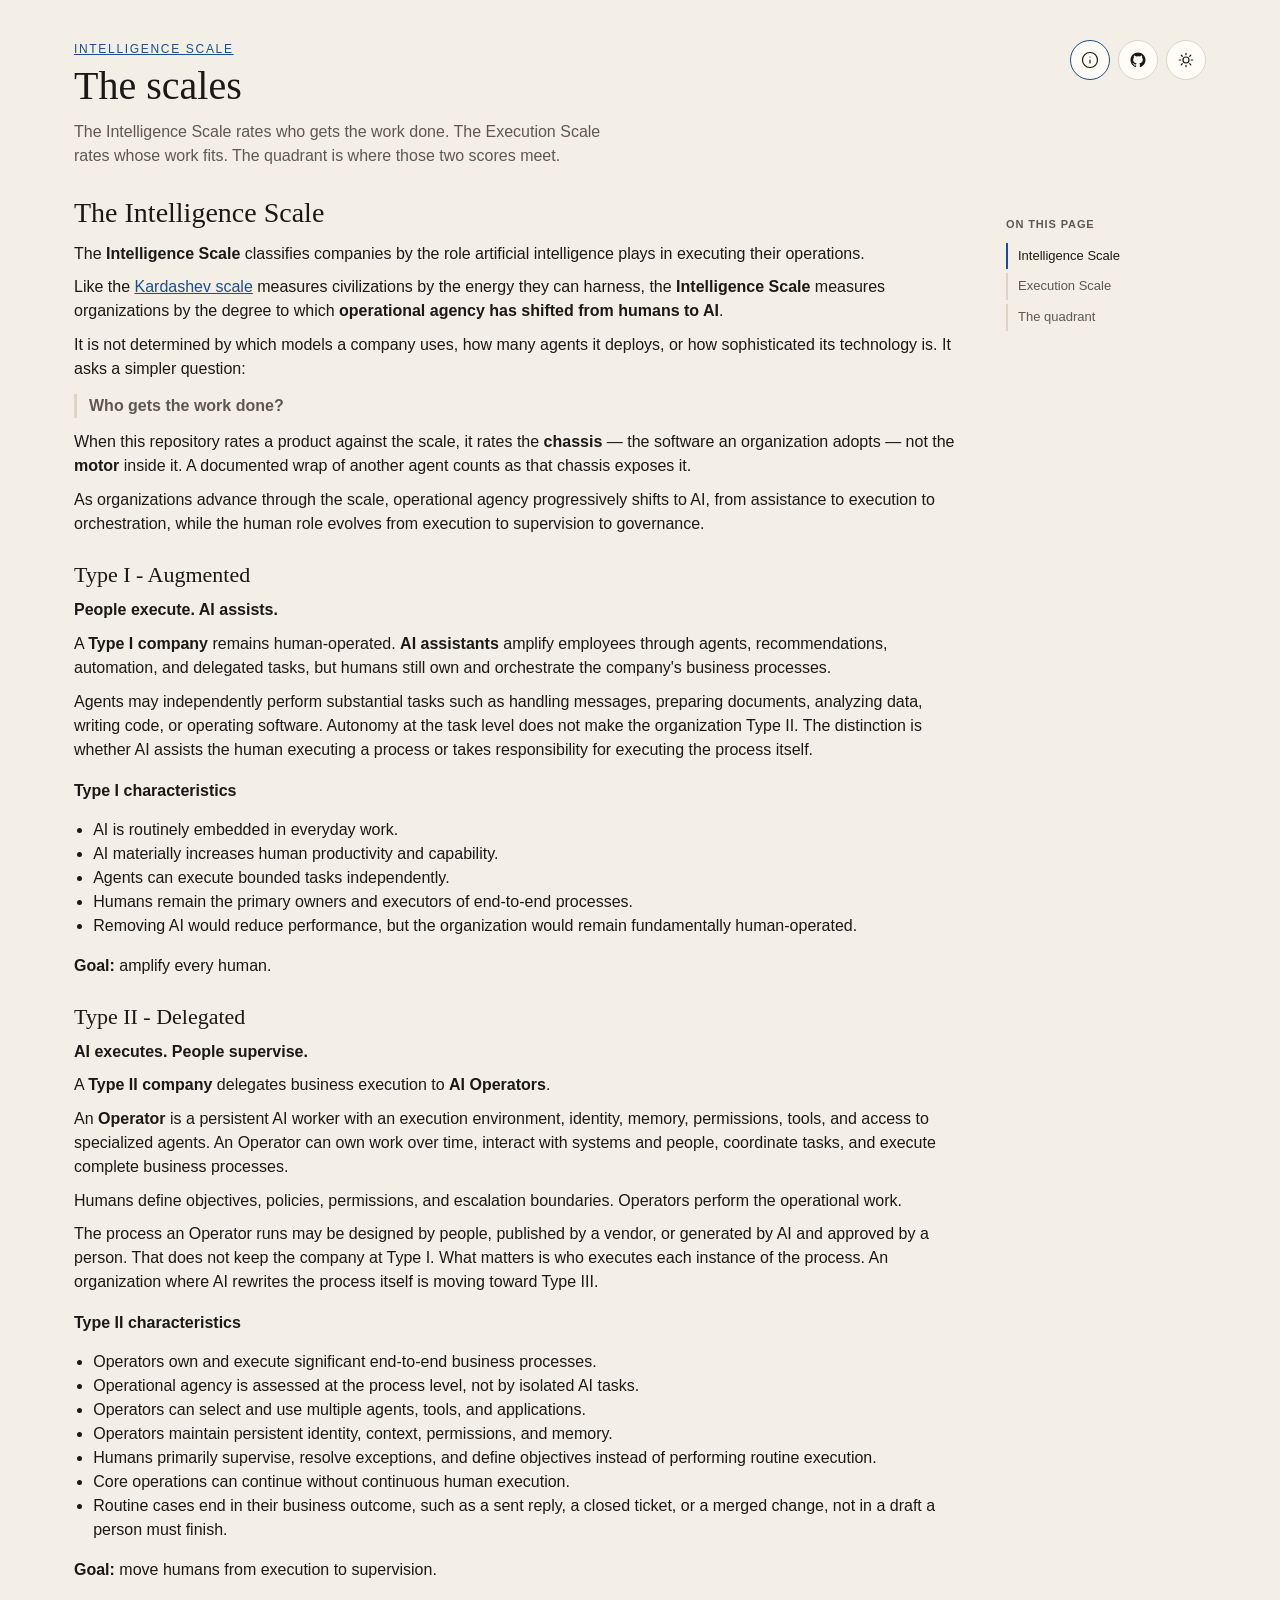
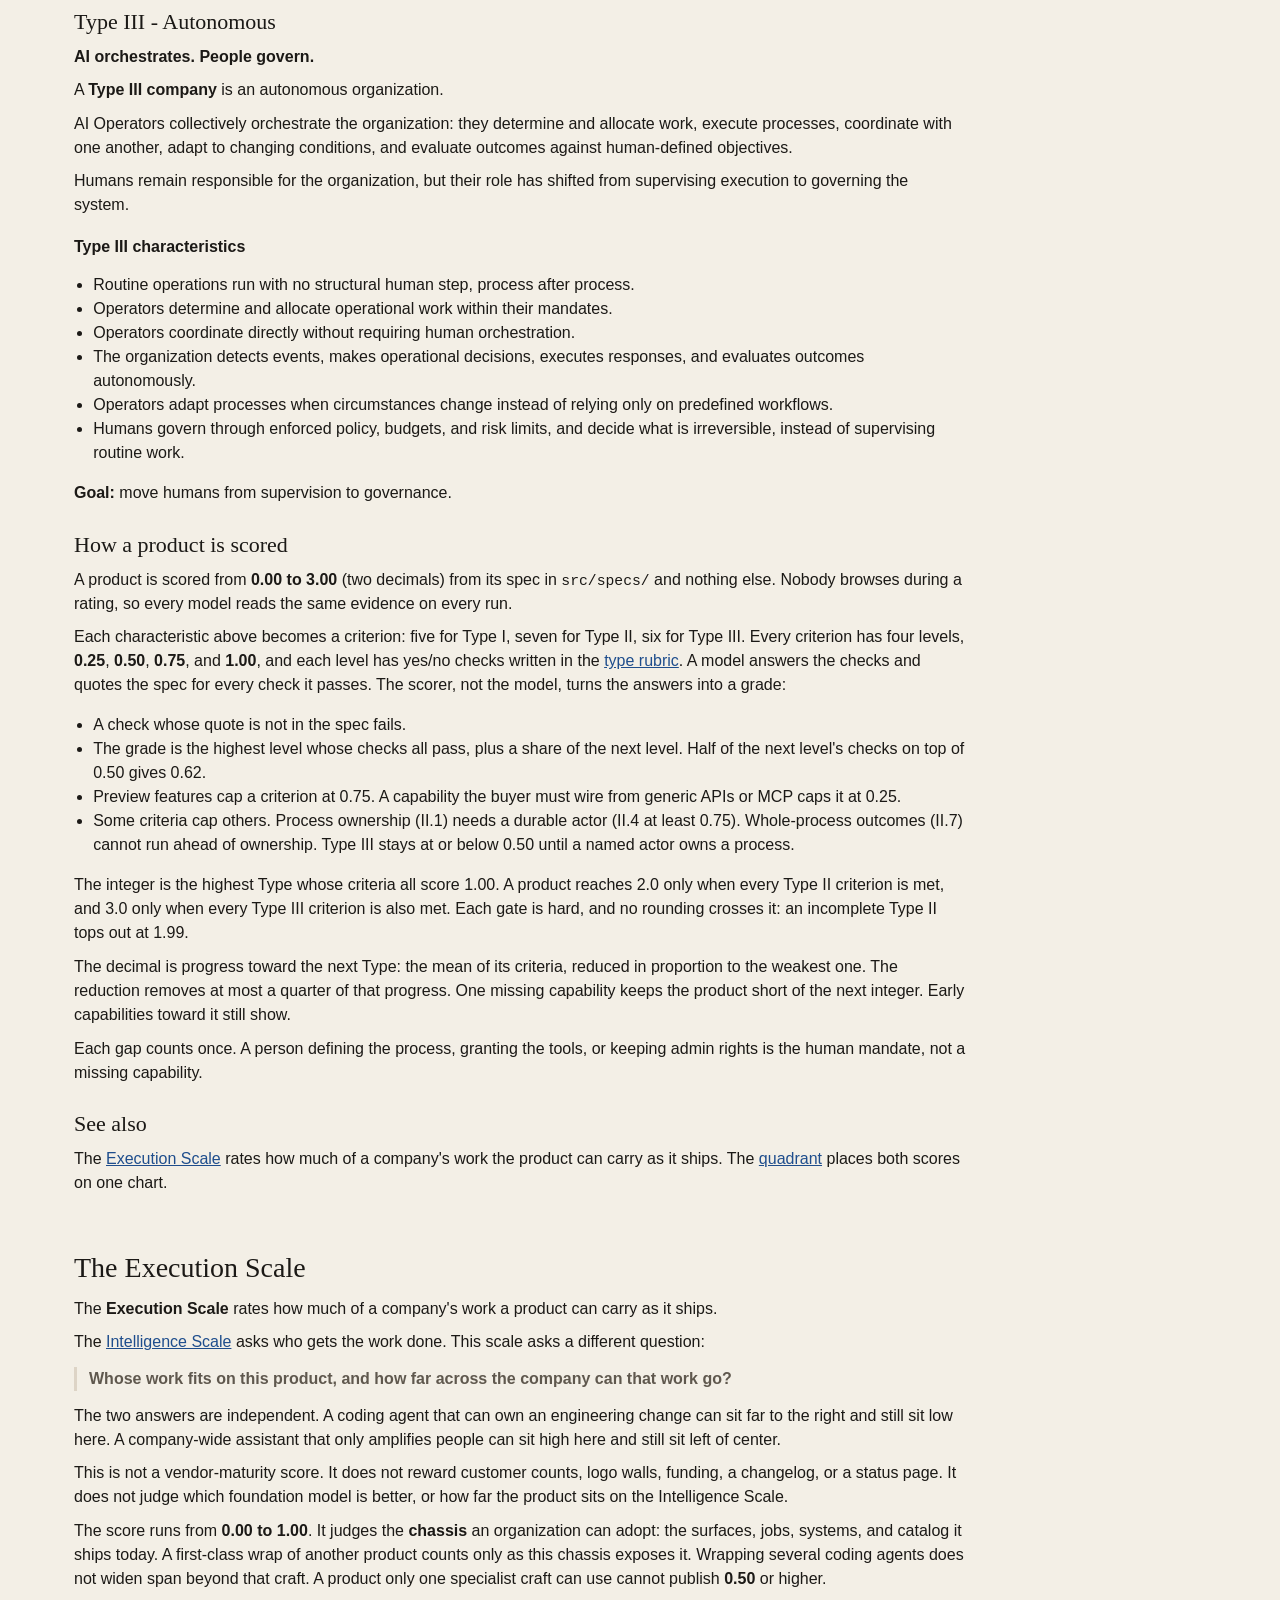
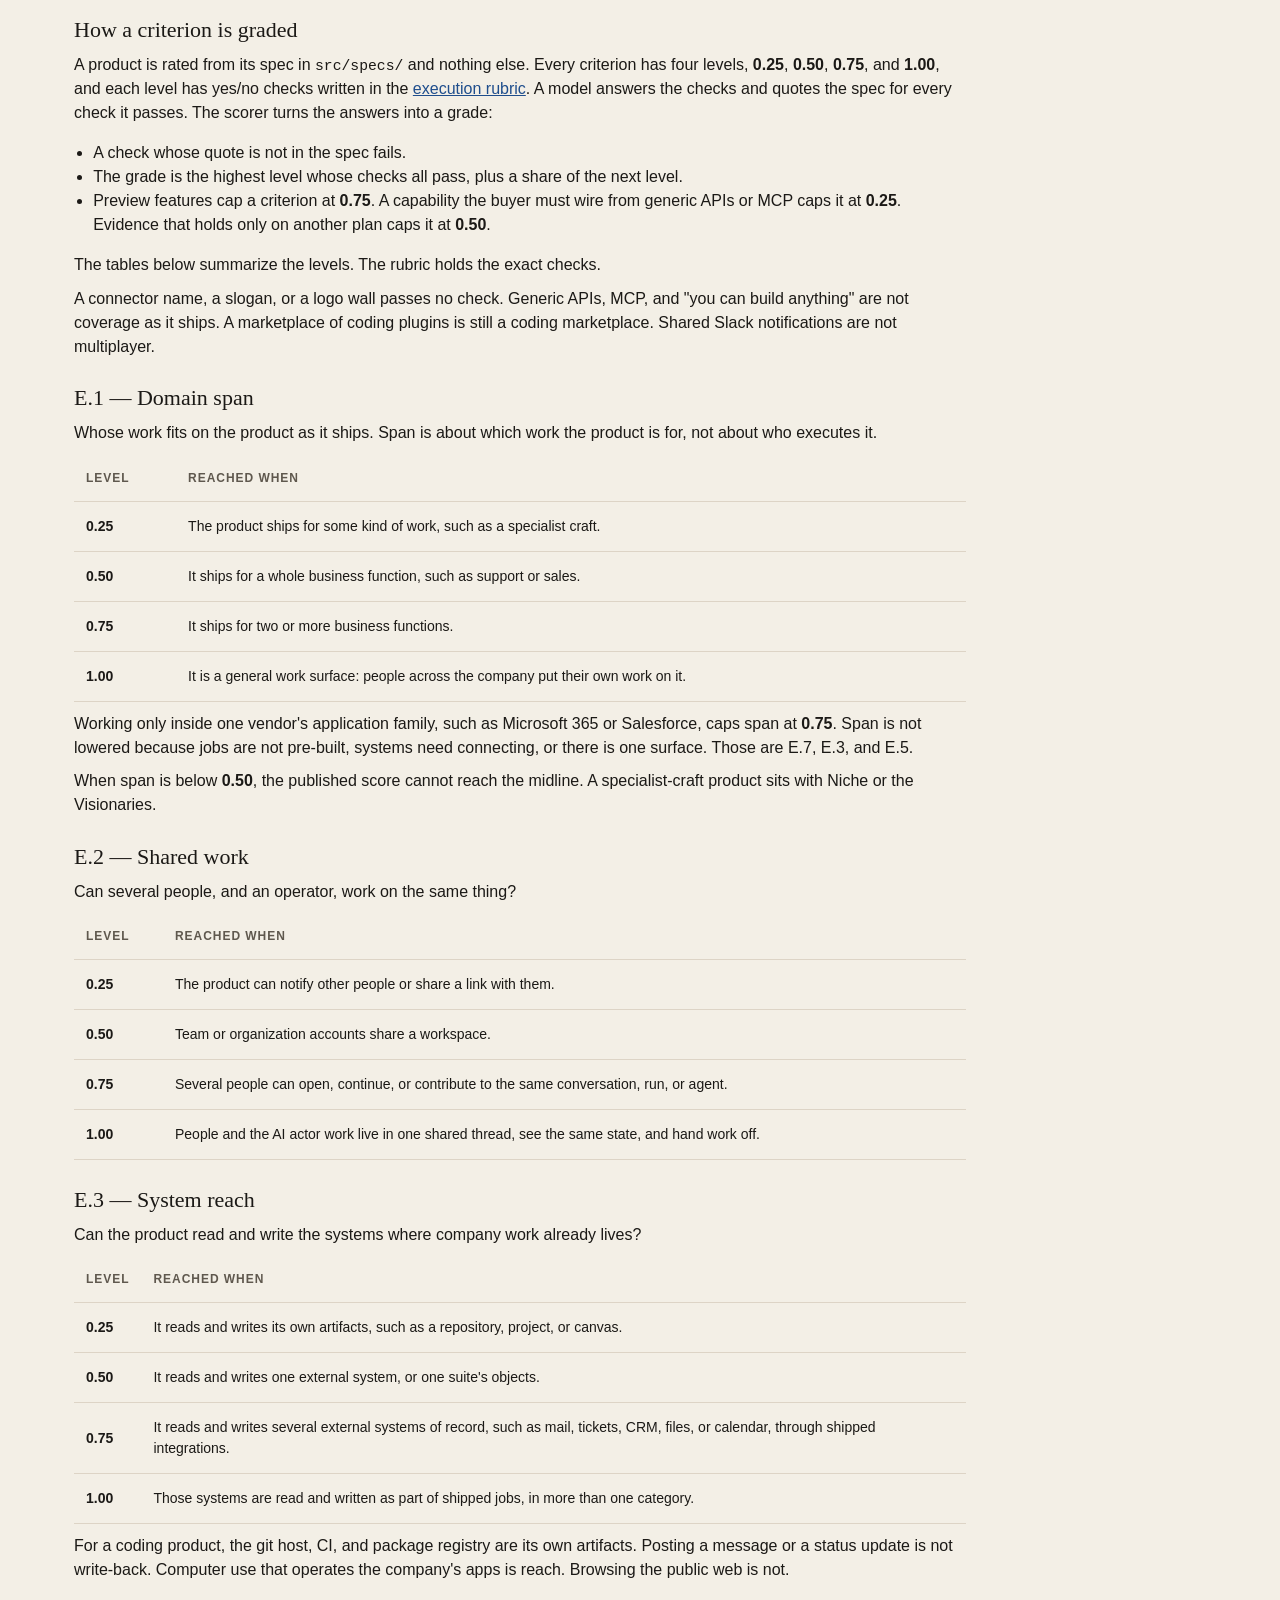
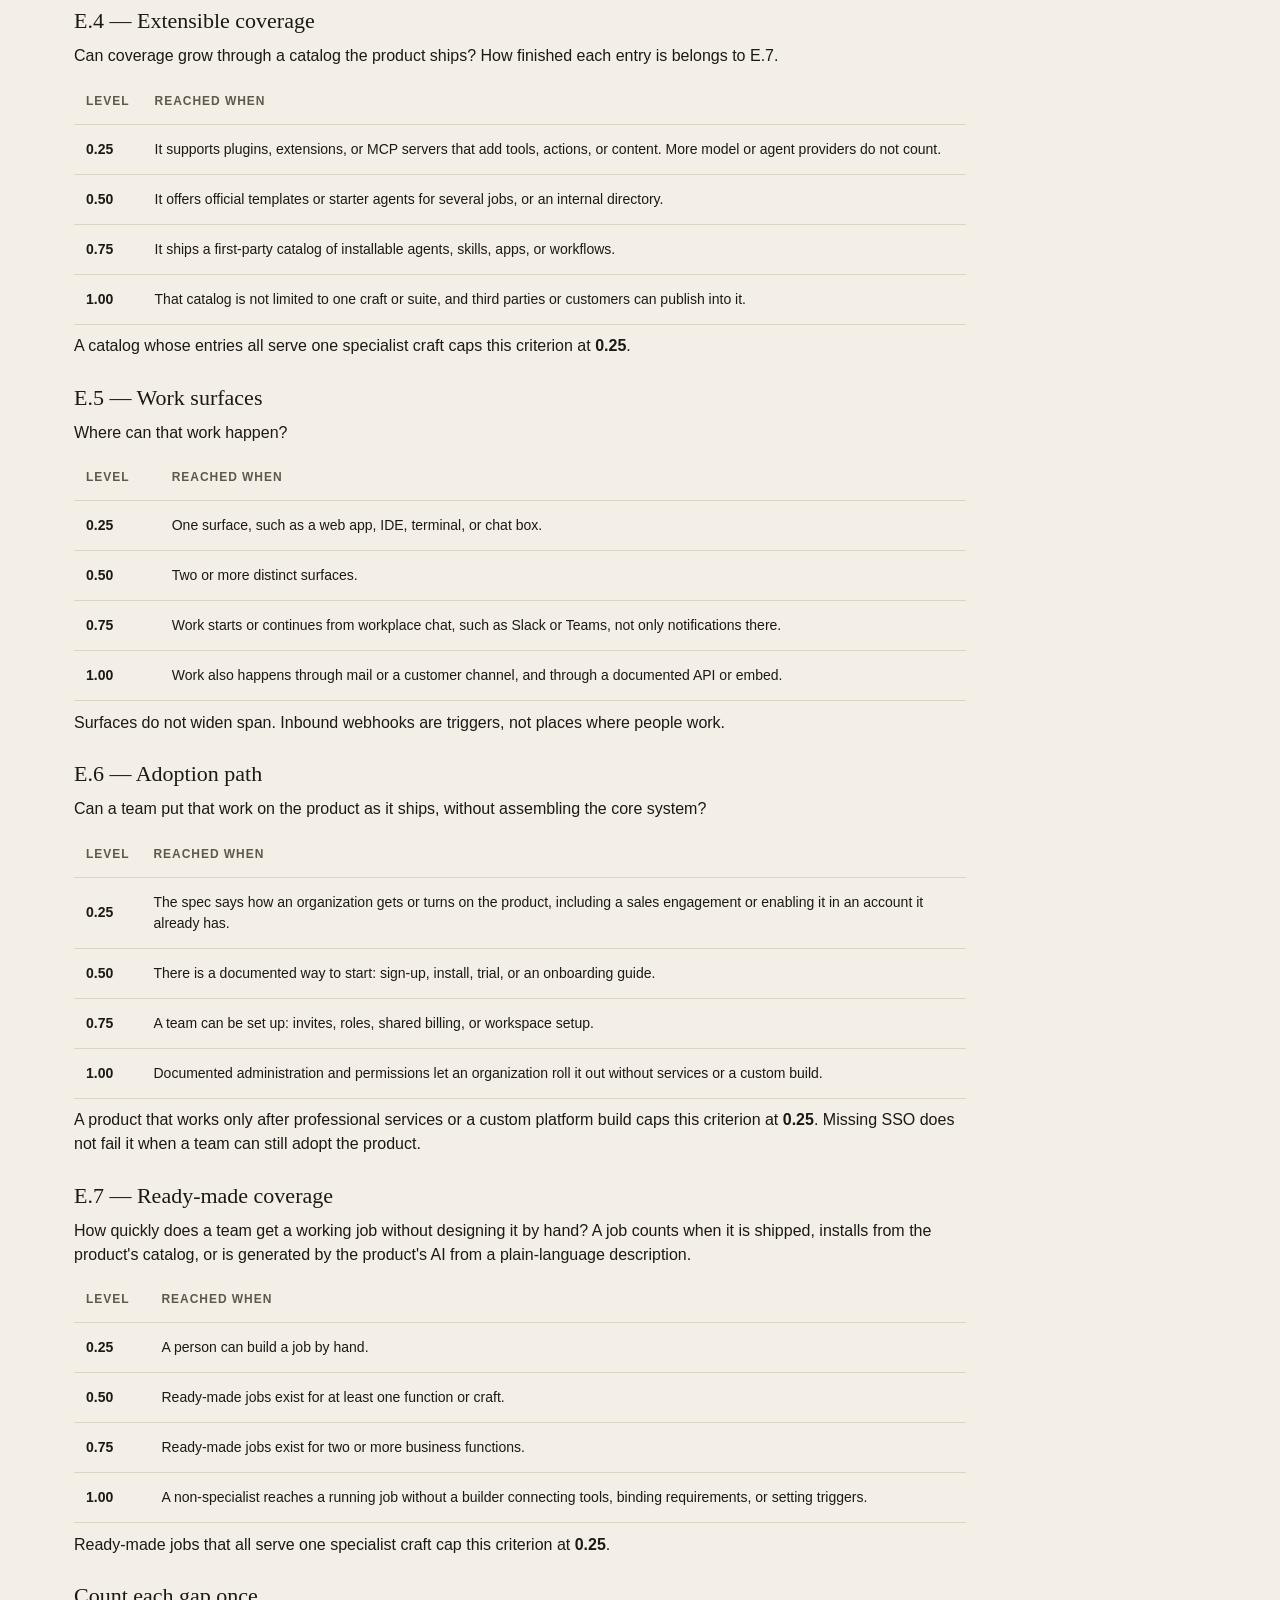
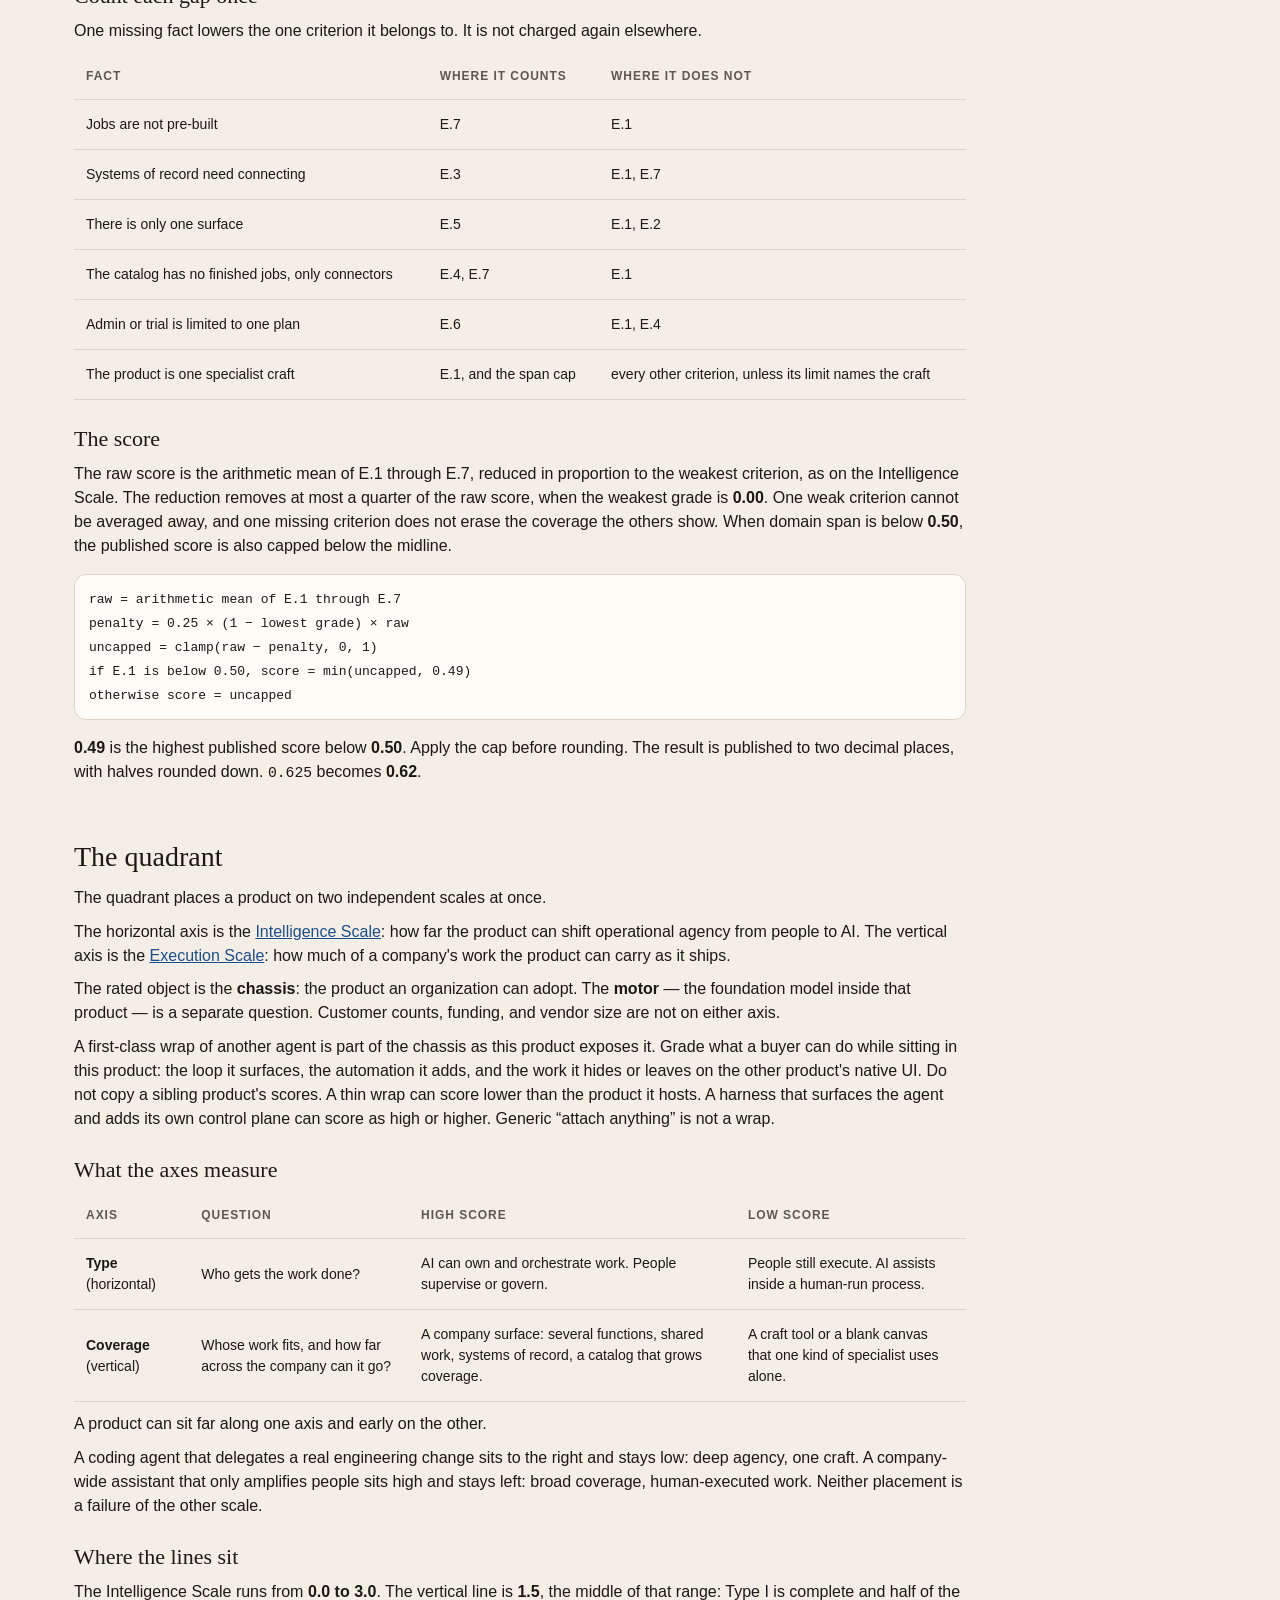
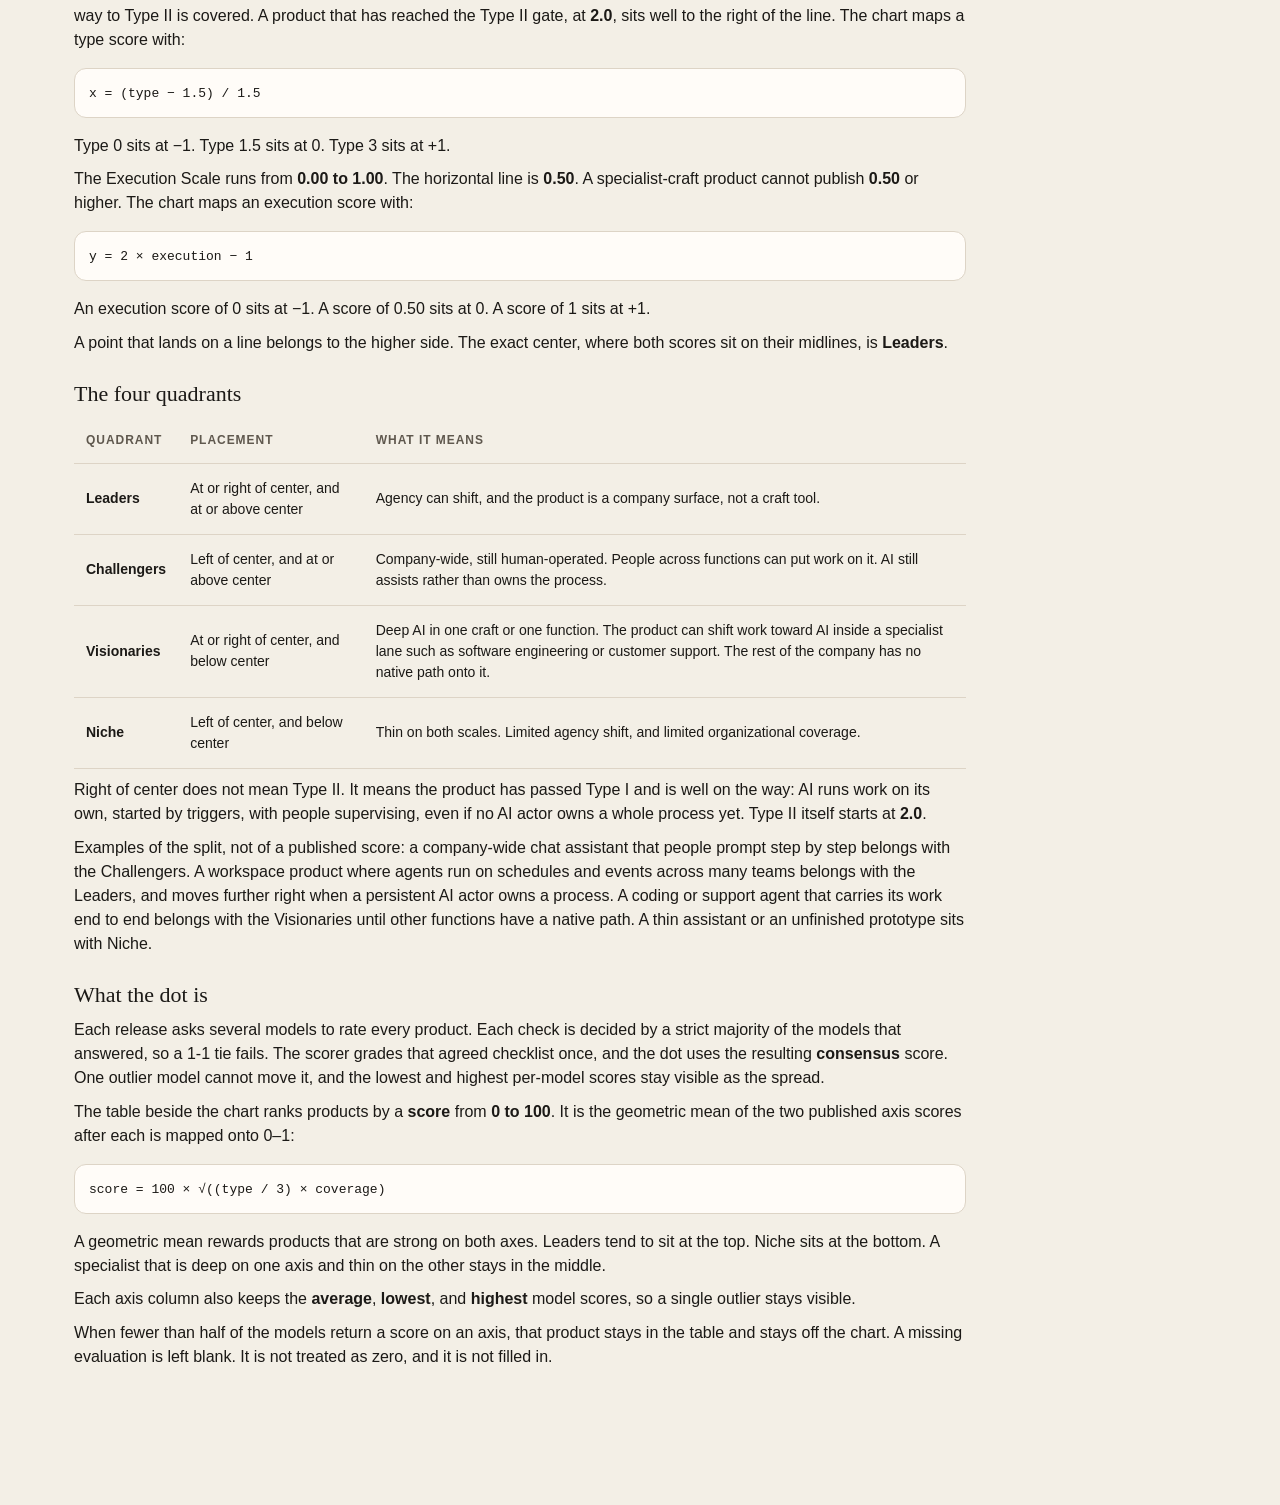
<file: report/docs.html>
<!DOCTYPE html>
<html lang="en">
<head>
  <meta charset="utf-8">
  <meta name="viewport" content="width=device-width, initial-scale=1">
  <title>Docs · Intelligence Scale</title>
  <link rel="icon" href="favicon.svg" type="image/svg+xml">
  <link rel="stylesheet" href="report.css">
  <script>
    try {
      const stored = localStorage.getItem("theme");
      const theme = stored || (matchMedia("(prefers-color-scheme: dark)").matches ? "dark" : "light");
      document.documentElement.dataset.theme = theme;
    } catch (error) {}
  </script>
</head>
<body class="page-docs">
  <header class="top">
    <div class="brand">
      <p class="eyebrow"><a href="index.html">Intelligence Scale</a></p>
      <h1>The scales</h1>
      <p class="lede">The Intelligence Scale rates who gets the work done. The Execution Scale rates whose work fits. The quadrant is where those two scores meet.</p>
    </div>
    <div class="chrome">
      <a class="icon-btn" href="docs.html" aria-label="Documentation" aria-current="page">
        <svg viewBox="0 0 24 24" aria-hidden="true"><circle cx="12" cy="12" r="10"></circle><path d="M12 16v-4M12 8h.01"></path></svg>
      </a>
      <a class="icon-btn" href="https://github.com/rodolphebarbanneau/intelligence-scale" aria-label="GitHub repository">
        <svg class="github" viewBox="0 0 24 24" aria-hidden="true"><path d="M12 2C6.477 2 2 6.477 2 12c0 4.42 2.865 8.17 6.839 9.49.5.092.682-.217.682-.482 0-.237-.008-.866-.013-1.7-2.782.603-3.369-1.34-3.369-1.34-.454-1.156-1.11-1.463-1.11-1.463-.908-.62.069-.608.069-.608 1.003.07 1.531 1.03 1.531 1.03.892 1.529 2.341 1.087 2.91.832.092-.647.35-1.088.636-1.338-2.22-.253-4.555-1.11-4.555-4.943 0-1.091.39-1.984 1.029-2.683-.103-.253-.446-1.27.098-2.647 0 0 .84-.269 2.75 1.025A9.578 9.578 0 0 1 12 6.836c.85.004 1.705.114 2.504.336 1.909-1.294 2.747-1.025 2.747-1.025.546 1.377.203 2.394.1 2.647.64.699 1.028 1.592 1.028 2.683 0 3.842-2.339 4.687-4.566 4.935.359.309.678.919.678 1.852 0 1.336-.012 2.415-.012 2.743 0 .267.18.578.688.48C19.138 20.167 22 16.418 22 12c0-5.523-4.477-10-10-10z"></path></svg>
      </a>
      <button type="button" id="theme" class="icon-btn" aria-label="Switch theme"></button>
    </div>
  </header>
  <div class="product-shell">
    <main id="docs"></main>
    <nav id="toc" class="toc" aria-label="On this page" hidden></nav>
  </div>
  <script src="report.js"></script>
</body>
</html>
</file>
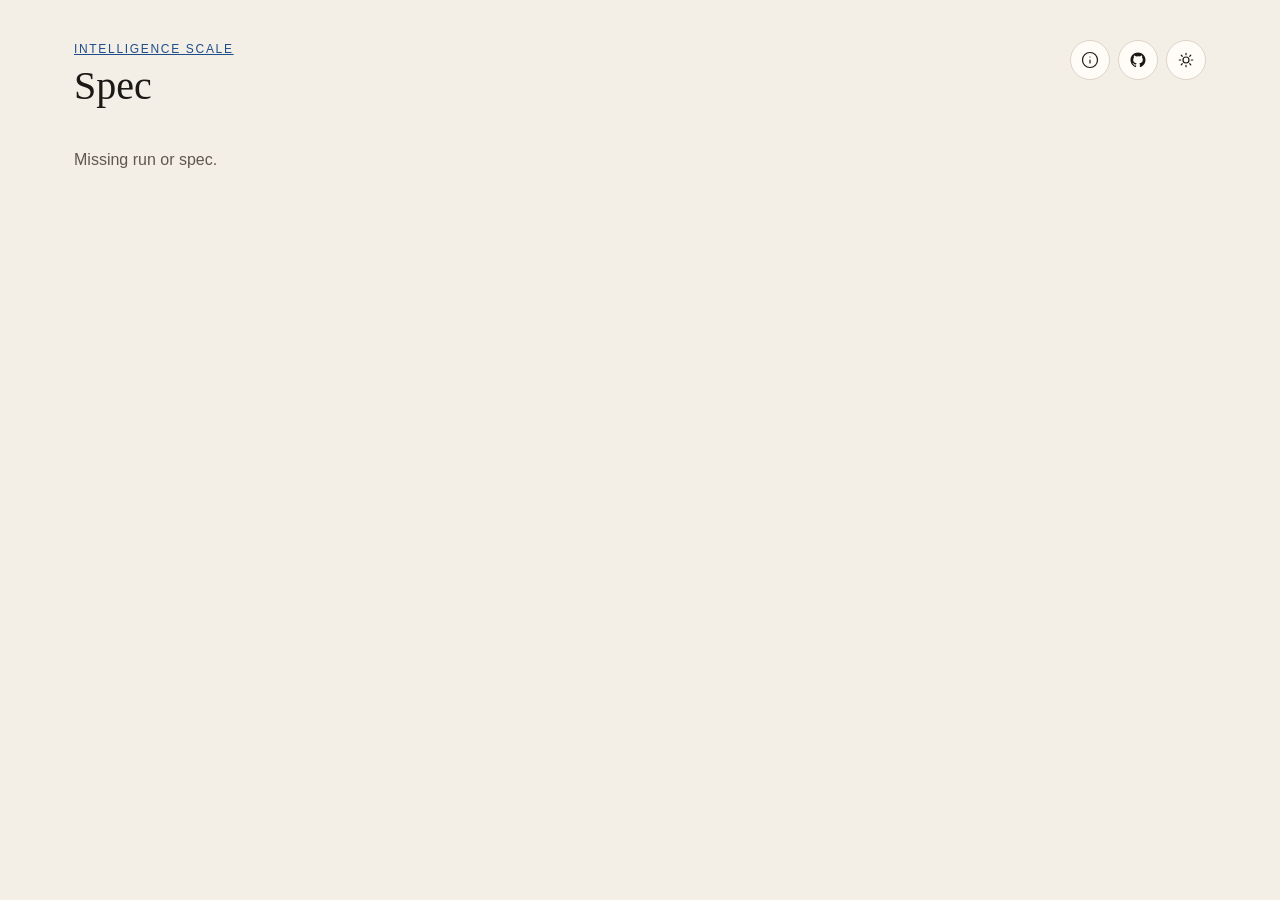
<file: report/product.html>
<!DOCTYPE html>
<html lang="en">
<head>
  <meta charset="utf-8">
  <meta name="viewport" content="width=device-width, initial-scale=1">
  <title>Spec · Intelligence Scale</title>
  <link rel="icon" href="favicon.svg" type="image/svg+xml">
  <link rel="stylesheet" href="report.css">
  <script>
    try {
      const stored = localStorage.getItem("theme");
      const theme = stored || (matchMedia("(prefers-color-scheme: dark)").matches ? "dark" : "light");
      document.documentElement.dataset.theme = theme;
    } catch (error) {}
  </script>
</head>
<body class="page-product">
  <header class="top">
    <div class="brand">
      <p class="eyebrow"><a href="index.html">Intelligence Scale</a></p>
      <h1 id="title">Spec</h1>
    </div>
    <div class="chrome">
      <a class="icon-btn" href="docs.html" aria-label="Documentation">
        <svg viewBox="0 0 24 24" aria-hidden="true"><circle cx="12" cy="12" r="10"></circle><path d="M12 16v-4M12 8h.01"></path></svg>
      </a>
      <a class="icon-btn" href="https://github.com/rodolphebarbanneau/intelligence-scale" aria-label="GitHub repository">
        <svg class="github" viewBox="0 0 24 24" aria-hidden="true"><path d="M12 2C6.477 2 2 6.477 2 12c0 4.42 2.865 8.17 6.839 9.49.5.092.682-.217.682-.482 0-.237-.008-.866-.013-1.7-2.782.603-3.369-1.34-3.369-1.34-.454-1.156-1.11-1.463-1.11-1.463-.908-.62.069-.608.069-.608 1.003.07 1.531 1.03 1.531 1.03.892 1.529 2.341 1.087 2.91.832.092-.647.35-1.088.636-1.338-2.22-.253-4.555-1.11-4.555-4.943 0-1.091.39-1.984 1.029-2.683-.103-.253-.446-1.27.098-2.647 0 0 .84-.269 2.75 1.025A9.578 9.578 0 0 1 12 6.836c.85.004 1.705.114 2.504.336 1.909-1.294 2.747-1.025 2.747-1.025.546 1.377.203 2.394.1 2.647.64.699 1.028 1.592 1.028 2.683 0 3.842-2.339 4.687-4.566 4.935.359.309.678.919.678 1.852 0 1.336-.012 2.415-.012 2.743 0 .267.18.578.688.48C19.138 20.167 22 16.418 22 12c0-5.523-4.477-10-10-10z"></path></svg>
      </a>
      <button type="button" id="theme" class="icon-btn" aria-label="Switch theme"></button>
    </div>
  </header>
  <div id="meta" class="scorecard"></div>
  <p id="status" class="status" role="status"></p>
  <div class="product-shell">
    <main id="product"></main>
    <nav id="toc" class="toc" aria-label="On this page" hidden></nav>
  </div>
  <script src="report.js"></script>
</body>
</html>
</file>
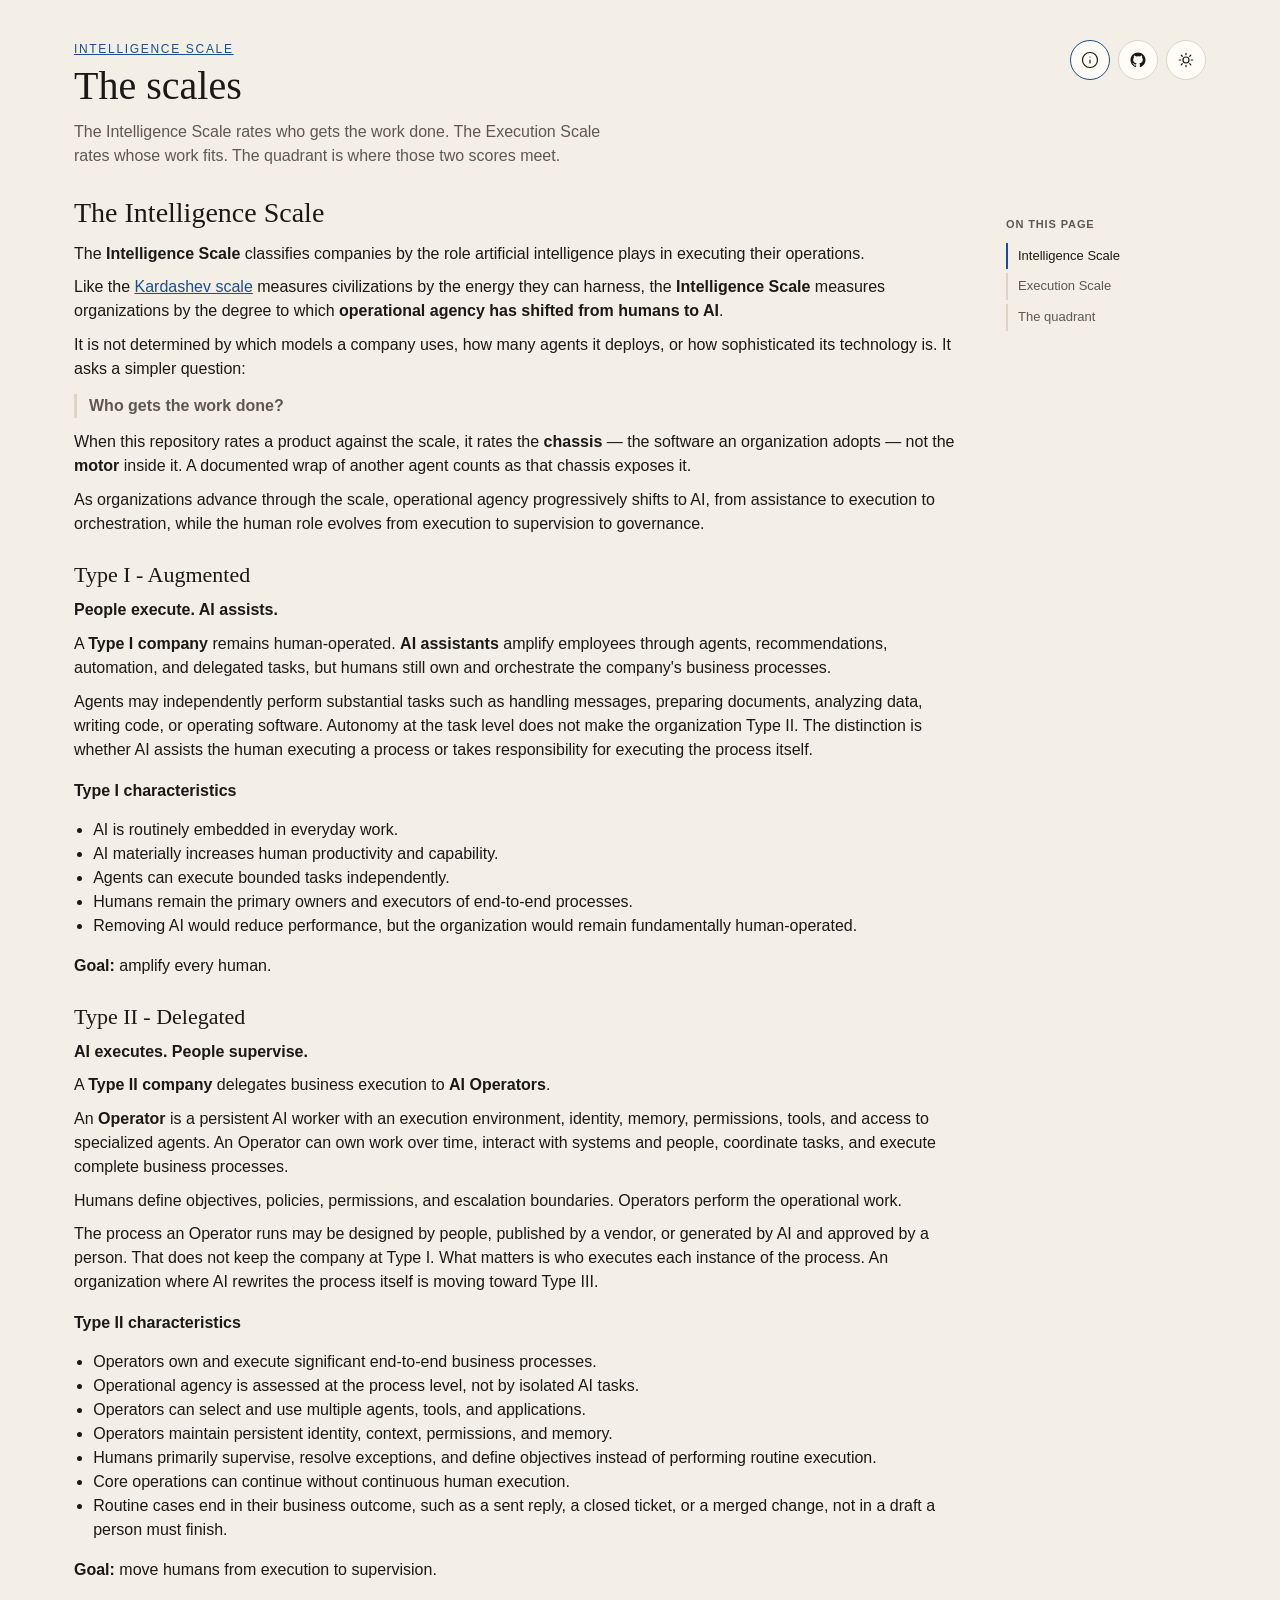
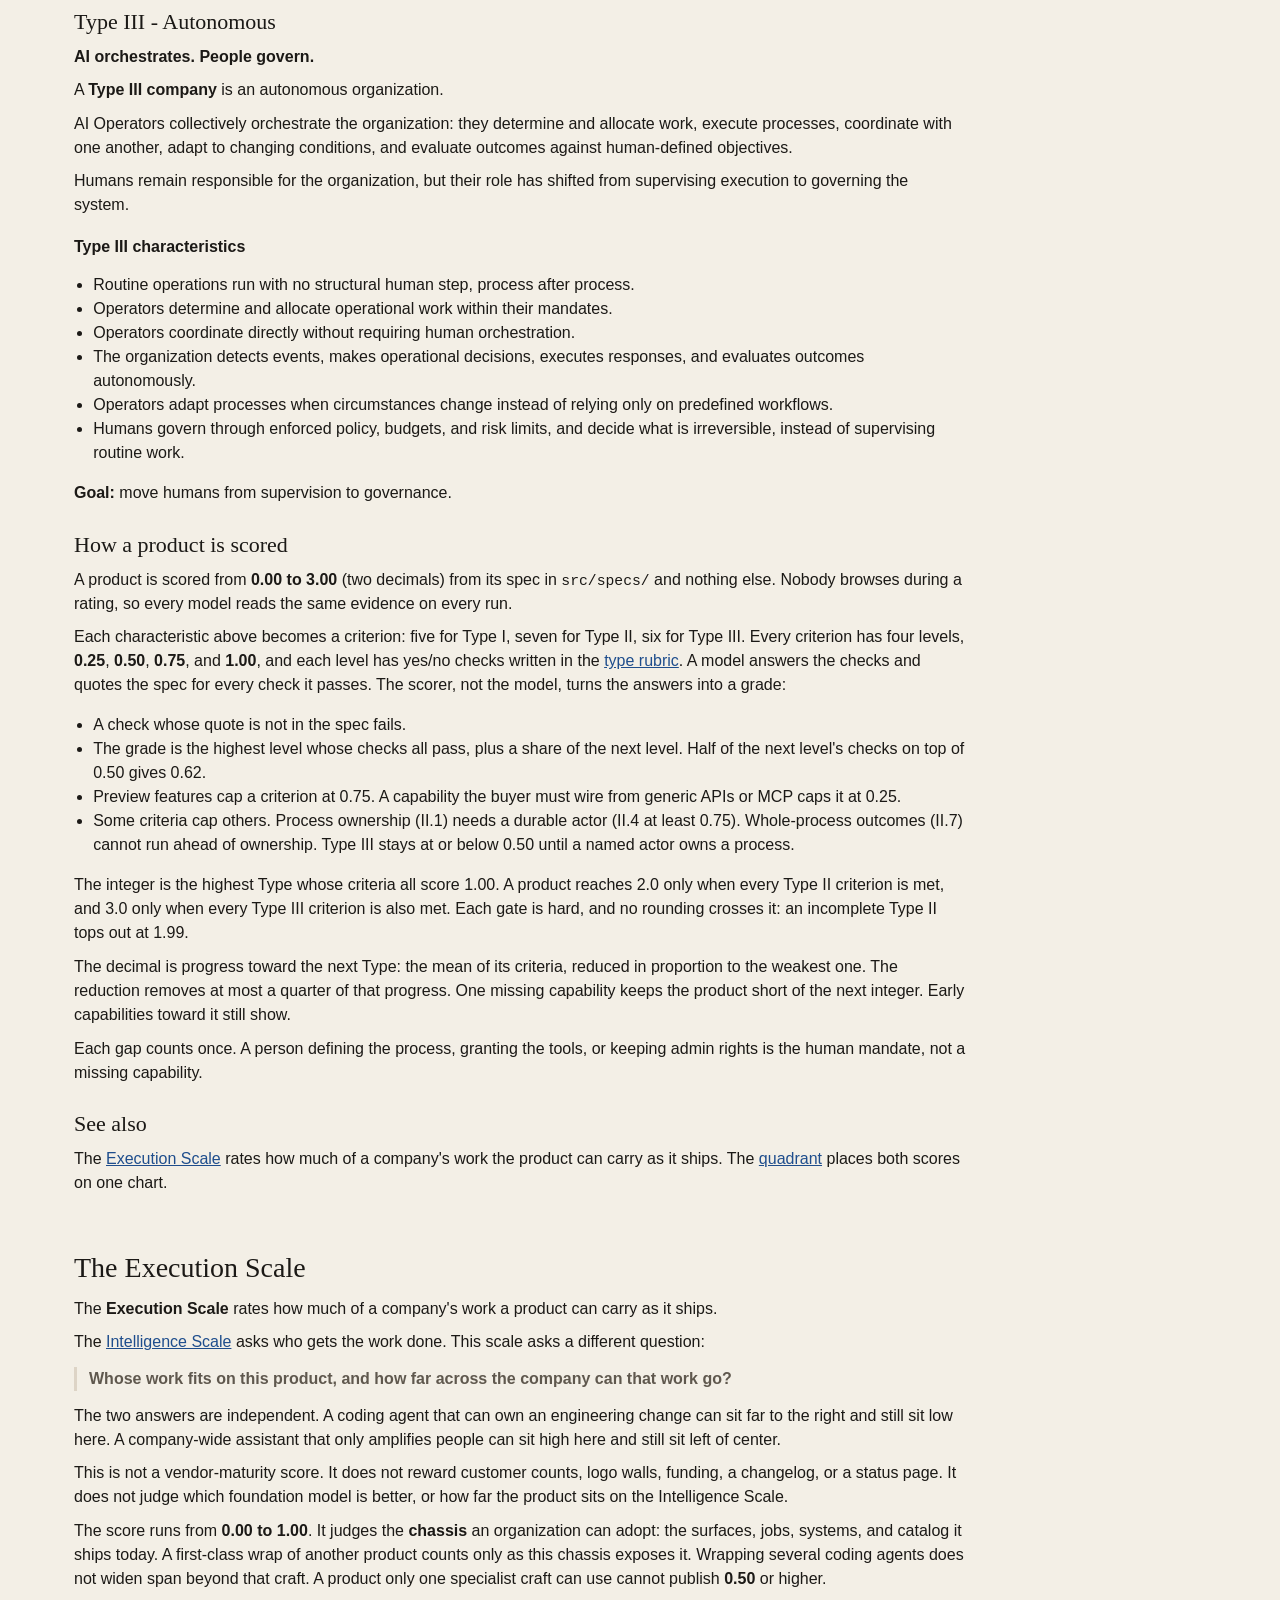
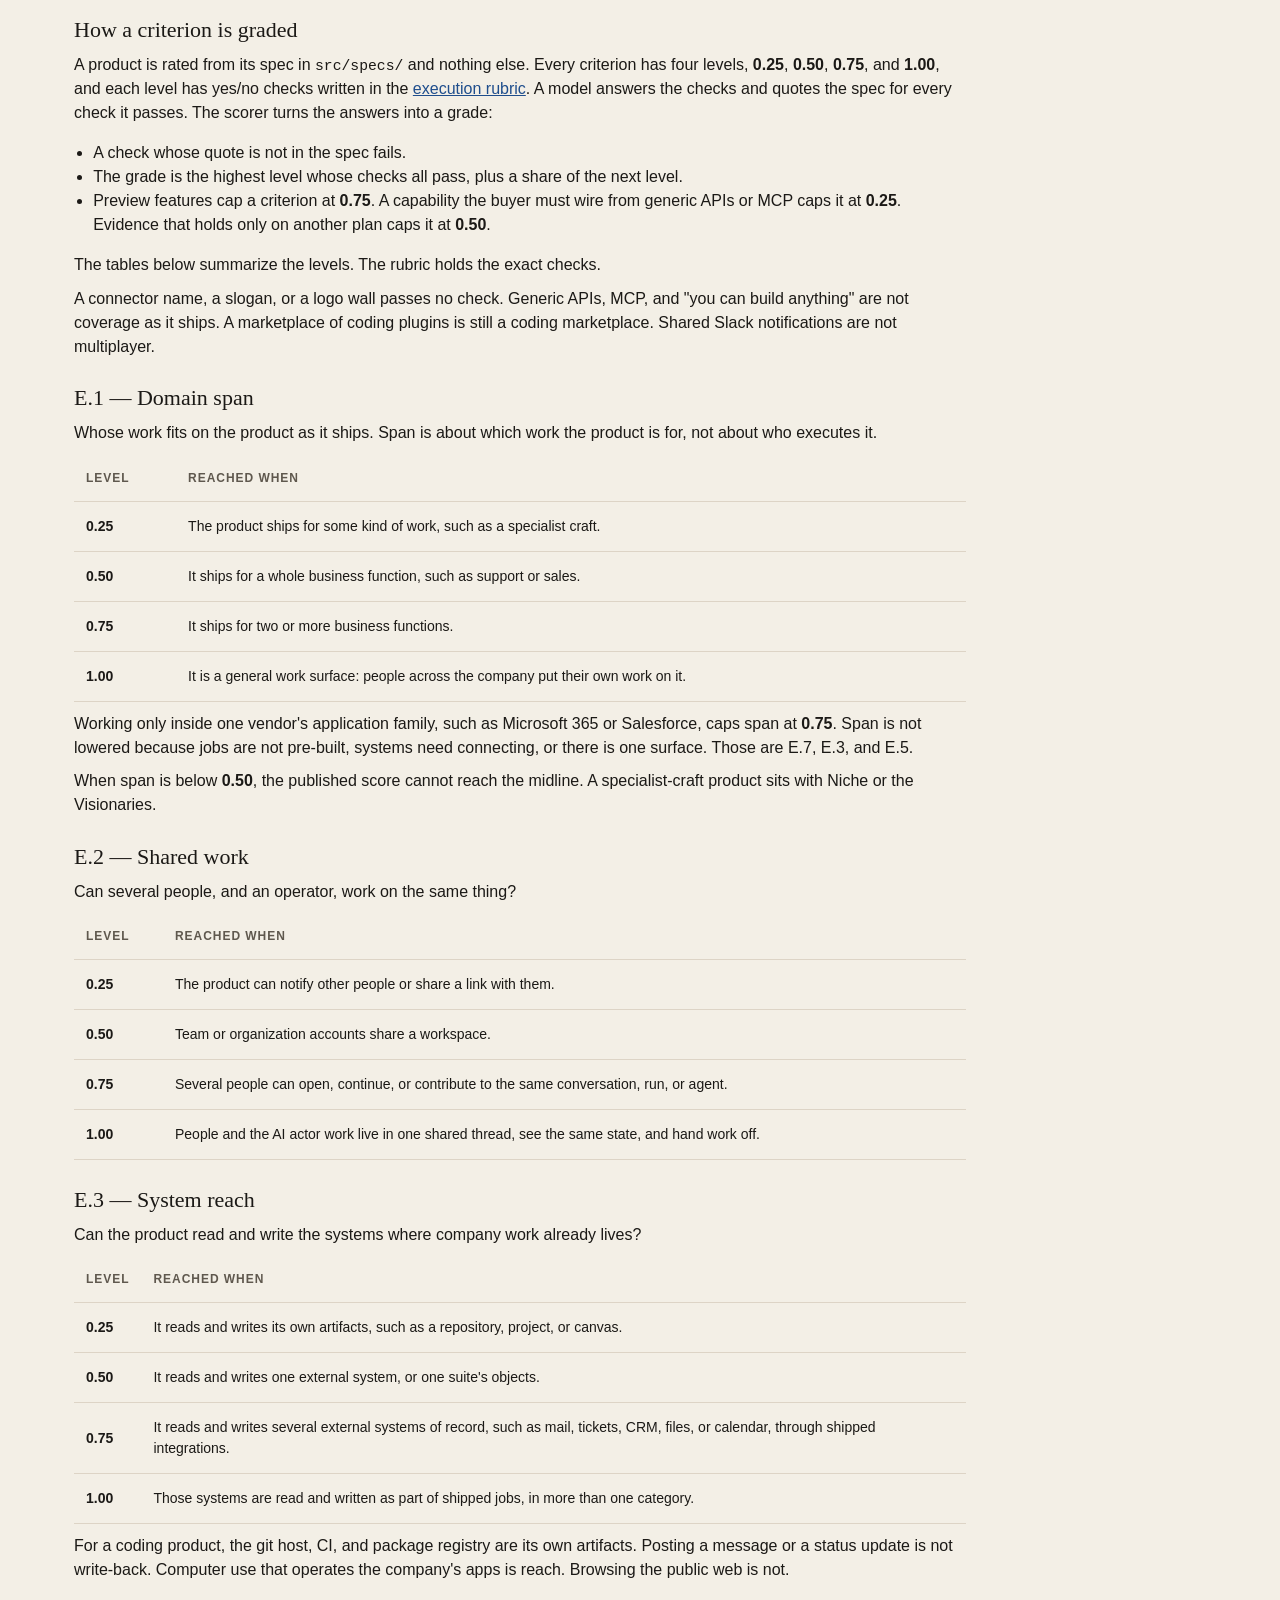
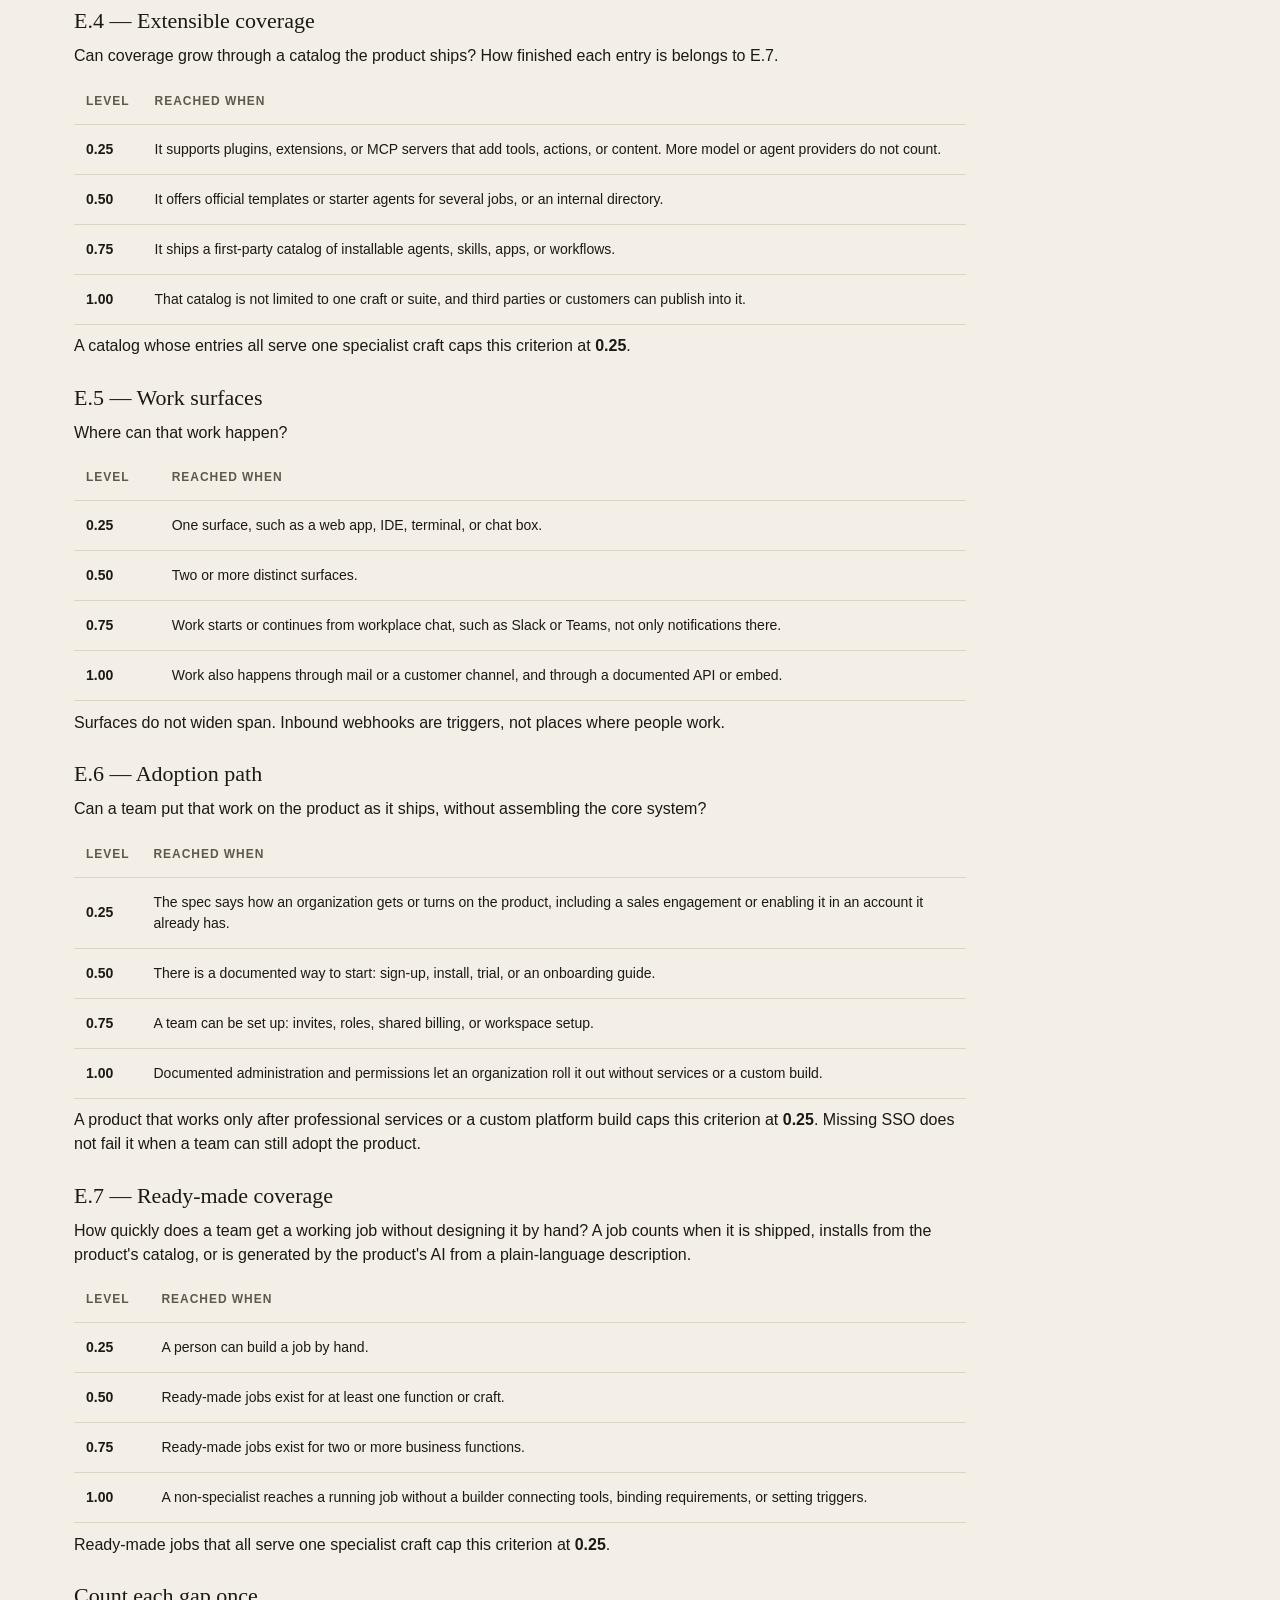
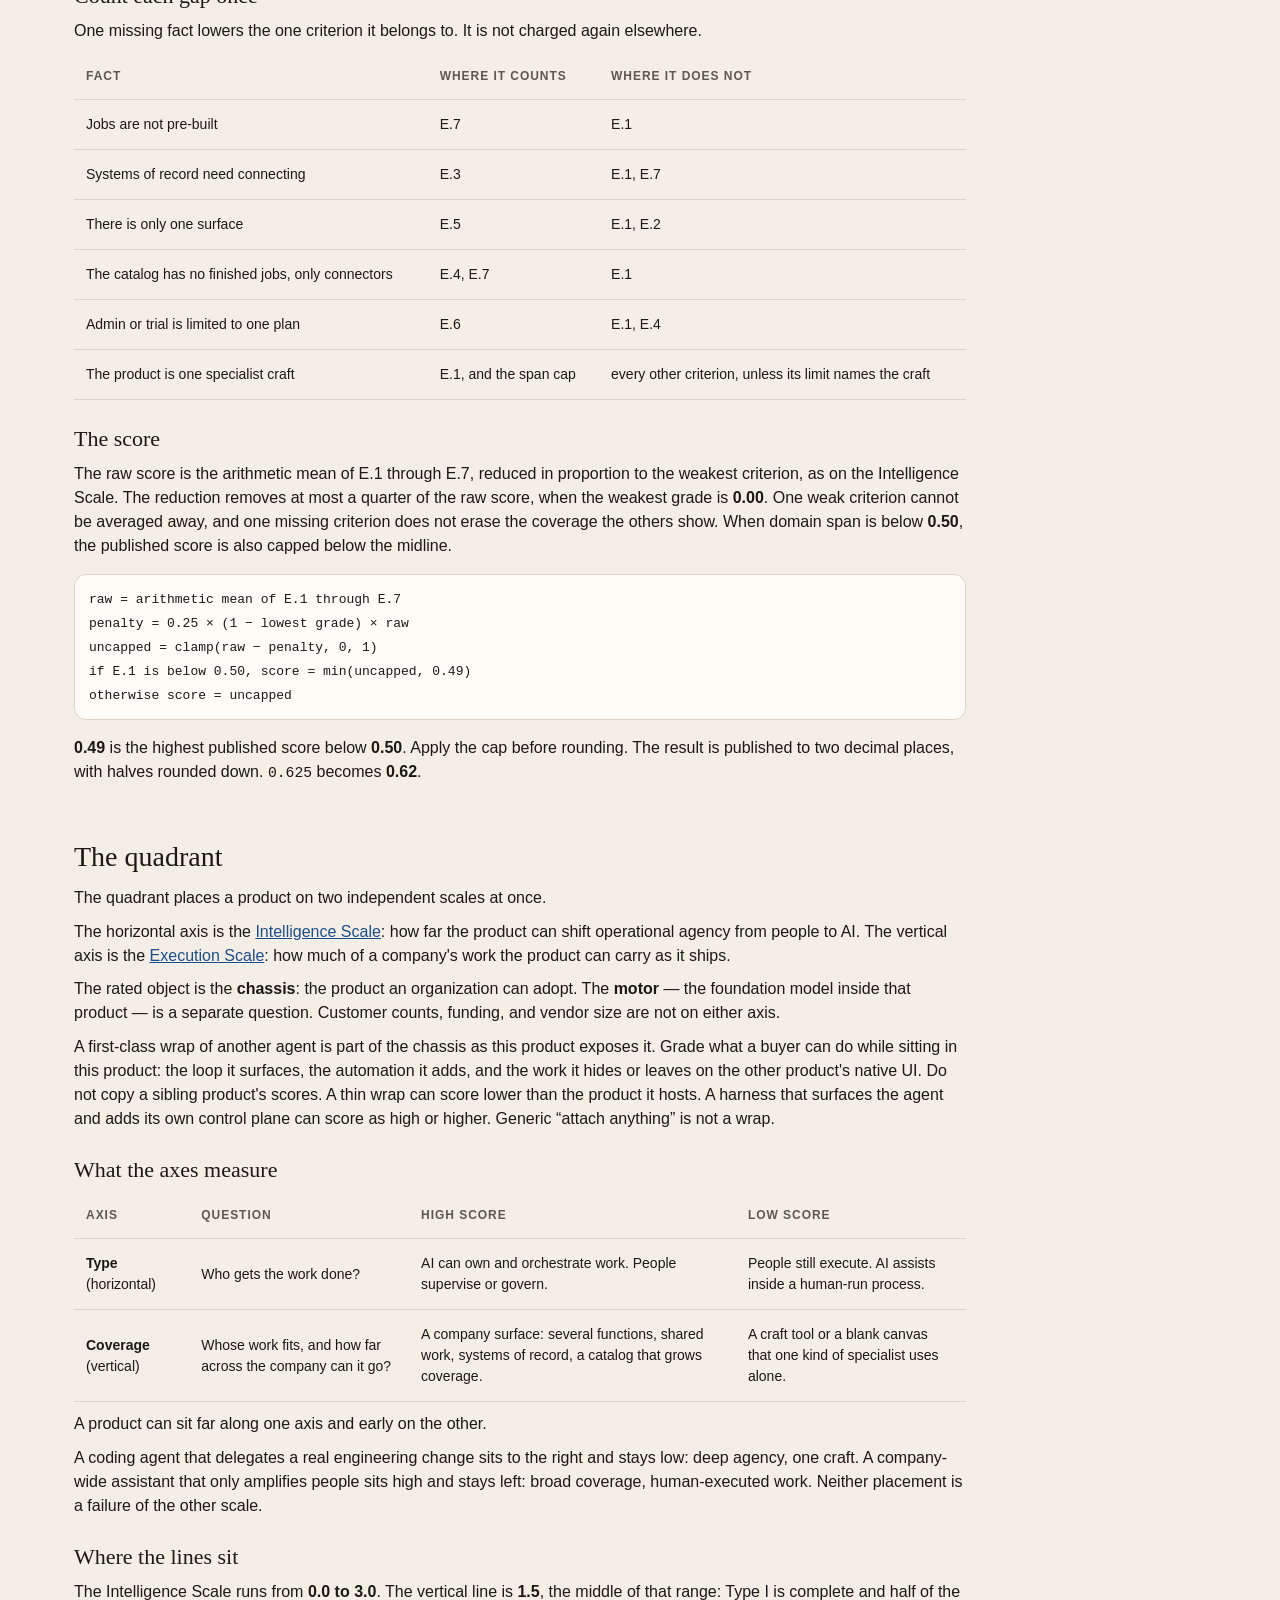
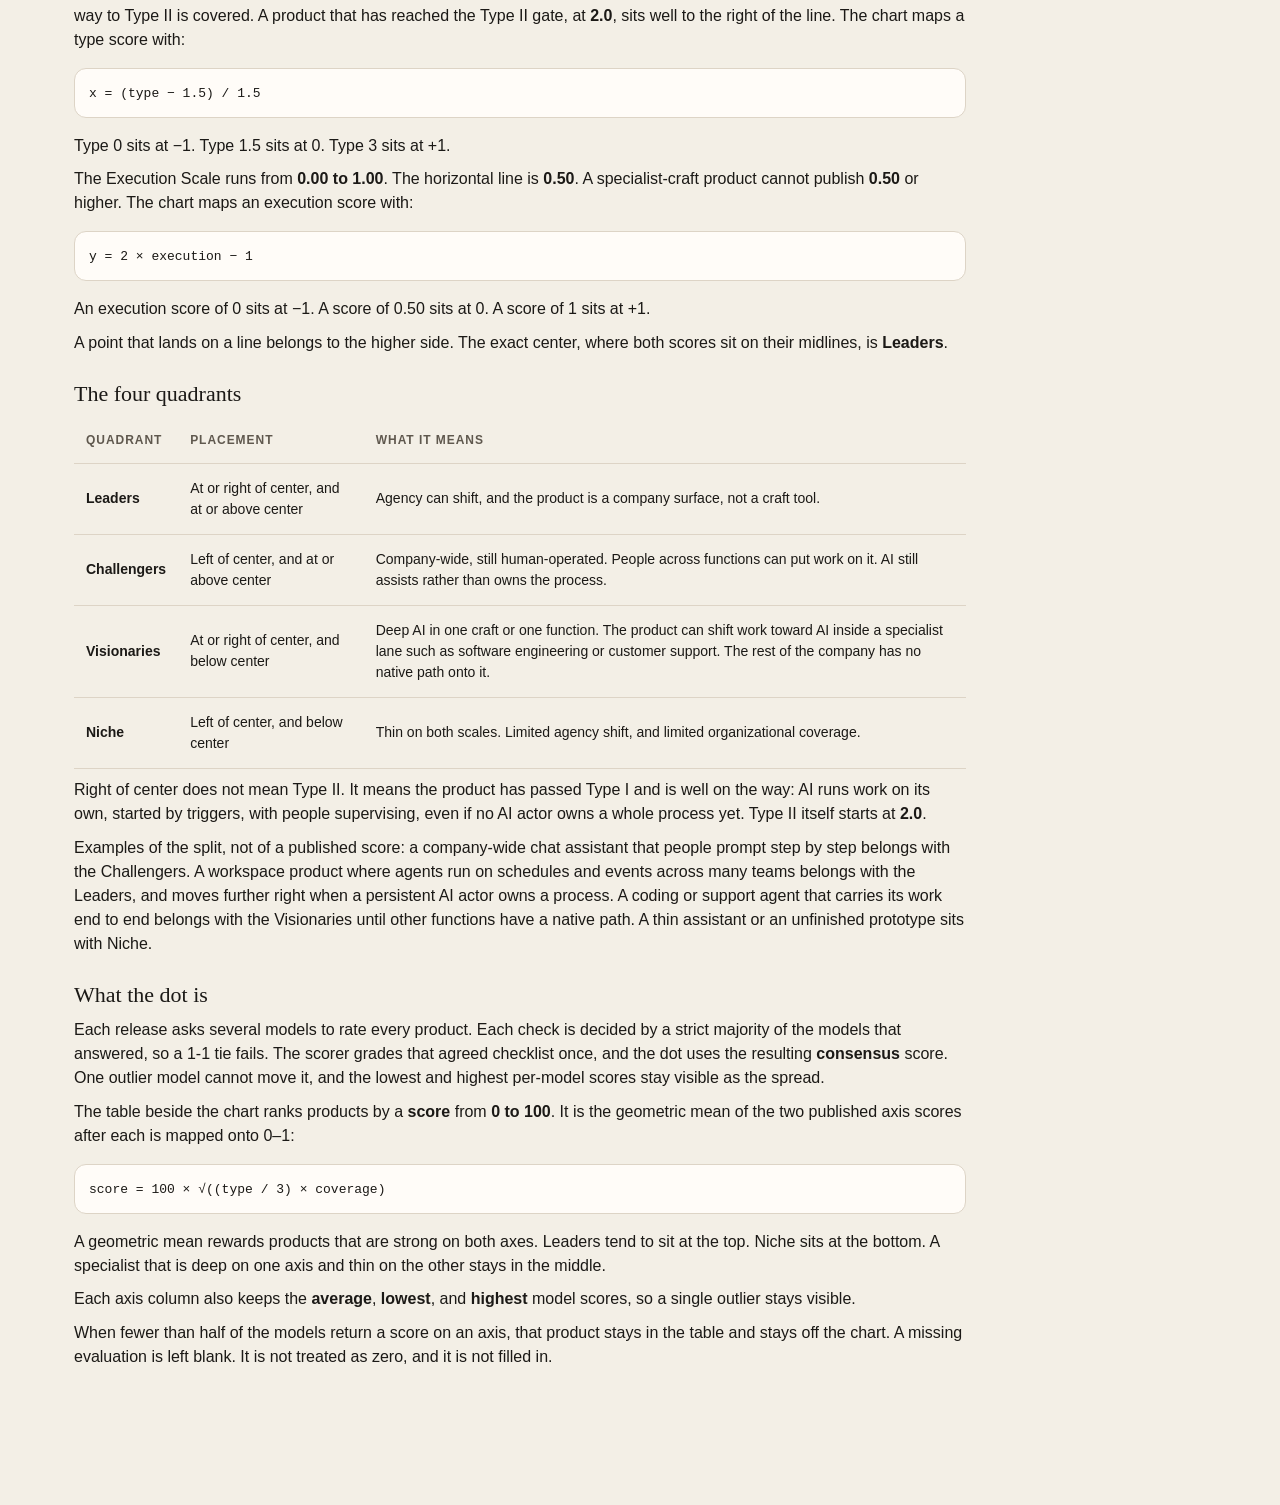
<file: site/docs.html>
<!DOCTYPE html>
<html lang="en">
<head>
  <meta charset="utf-8">
  <meta name="viewport" content="width=device-width, initial-scale=1">
  <title>Docs · Intelligence Scale</title>
  <link rel="icon" href="favicon.svg" type="image/svg+xml">
  <link rel="stylesheet" href="report.css">
  <script>
    try {
      const stored = localStorage.getItem("theme");
      const theme = stored || (matchMedia("(prefers-color-scheme: dark)").matches ? "dark" : "light");
      document.documentElement.dataset.theme = theme;
    } catch (error) {}
  </script>
</head>
<body class="page-docs">
  <header class="top">
    <div class="brand">
      <p class="eyebrow"><a href="../index.html">Intelligence Scale</a></p>
      <h1>The scales</h1>
      <p class="lede">The Intelligence Scale rates who gets the work done. The Execution Scale rates whose work fits. The quadrant is where those two scores meet.</p>
    </div>
    <div class="chrome">
      <a class="icon-btn" href="docs.html" aria-label="Documentation" aria-current="page">
        <svg viewBox="0 0 24 24" aria-hidden="true"><circle cx="12" cy="12" r="10"></circle><path d="M12 16v-4M12 8h.01"></path></svg>
      </a>
      <a class="icon-btn" href="https://github.com/rodolphebarbanneau/intelligence-scale" aria-label="GitHub repository">
        <svg class="github" viewBox="0 0 24 24" aria-hidden="true"><path d="M12 2C6.477 2 2 6.477 2 12c0 4.42 2.865 8.17 6.839 9.49.5.092.682-.217.682-.482 0-.237-.008-.866-.013-1.7-2.782.603-3.369-1.34-3.369-1.34-.454-1.156-1.11-1.463-1.11-1.463-.908-.62.069-.608.069-.608 1.003.07 1.531 1.03 1.531 1.03.892 1.529 2.341 1.087 2.91.832.092-.647.35-1.088.636-1.338-2.22-.253-4.555-1.11-4.555-4.943 0-1.091.39-1.984 1.029-2.683-.103-.253-.446-1.27.098-2.647 0 0 .84-.269 2.75 1.025A9.578 9.578 0 0 1 12 6.836c.85.004 1.705.114 2.504.336 1.909-1.294 2.747-1.025 2.747-1.025.546 1.377.203 2.394.1 2.647.64.699 1.028 1.592 1.028 2.683 0 3.842-2.339 4.687-4.566 4.935.359.309.678.919.678 1.852 0 1.336-.012 2.415-.012 2.743 0 .267.18.578.688.48C19.138 20.167 22 16.418 22 12c0-5.523-4.477-10-10-10z"></path></svg>
      </a>
      <button type="button" id="theme" class="icon-btn" aria-label="Switch theme"></button>
    </div>
  </header>
  <div class="product-shell">
    <main id="docs"></main>
    <nav id="toc" class="toc" aria-label="On this page" hidden></nav>
  </div>
  <script src="report.js"></script>
</body>
</html>
</file>
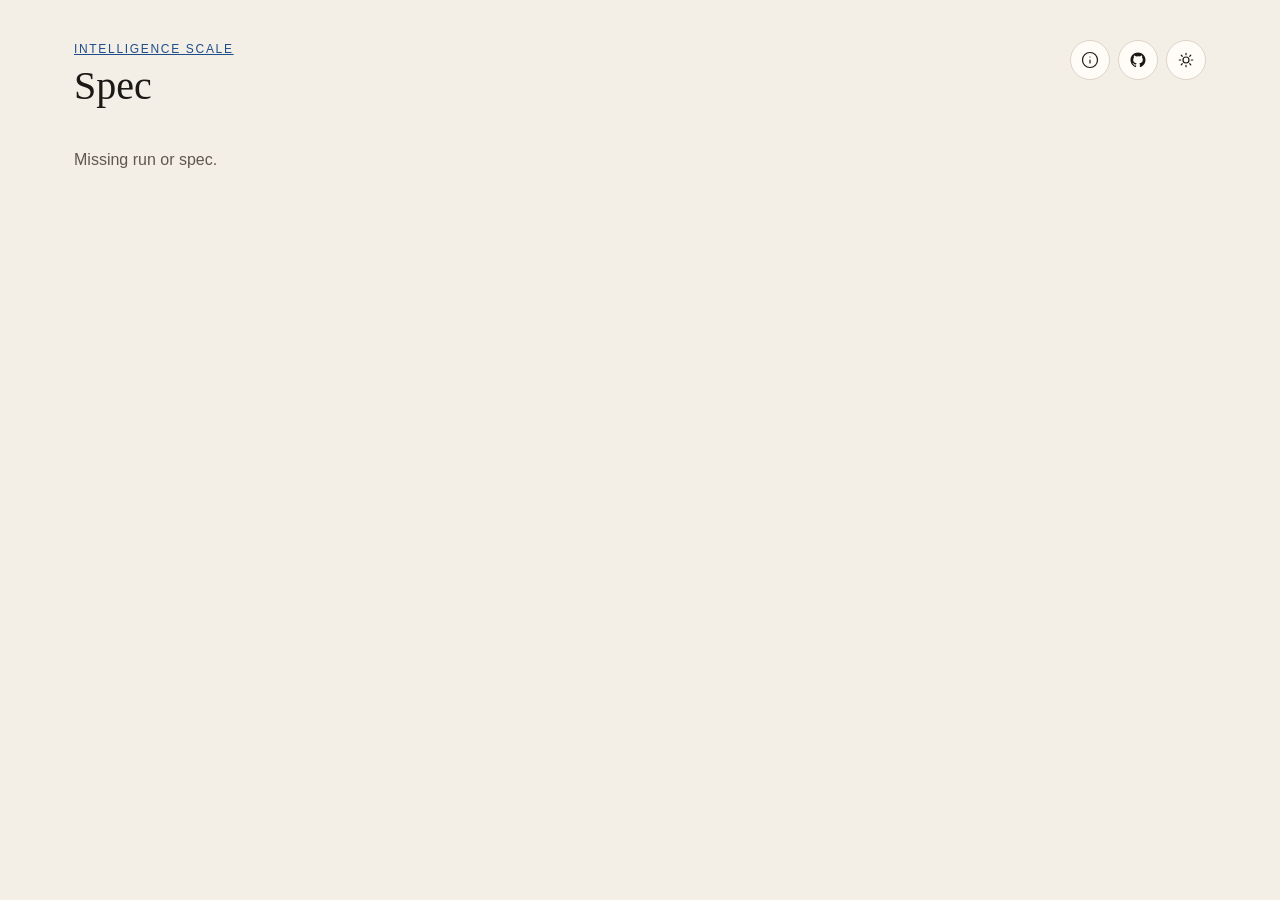
<file: site/product.html>
<!DOCTYPE html>
<html lang="en">
<head>
  <meta charset="utf-8">
  <meta name="viewport" content="width=device-width, initial-scale=1">
  <title>Spec · Intelligence Scale</title>
  <link rel="icon" href="favicon.svg" type="image/svg+xml">
  <link rel="stylesheet" href="report.css">
  <script>
    try {
      const stored = localStorage.getItem("theme");
      const theme = stored || (matchMedia("(prefers-color-scheme: dark)").matches ? "dark" : "light");
      document.documentElement.dataset.theme = theme;
    } catch (error) {}
  </script>
</head>
<body class="page-product">
  <header class="top">
    <div class="brand">
      <p class="eyebrow"><a href="../index.html">Intelligence Scale</a></p>
      <h1 id="title">Spec</h1>
    </div>
    <div class="chrome">
      <a class="icon-btn" href="docs.html" aria-label="Documentation">
        <svg viewBox="0 0 24 24" aria-hidden="true"><circle cx="12" cy="12" r="10"></circle><path d="M12 16v-4M12 8h.01"></path></svg>
      </a>
      <a class="icon-btn" href="https://github.com/rodolphebarbanneau/intelligence-scale" aria-label="GitHub repository">
        <svg class="github" viewBox="0 0 24 24" aria-hidden="true"><path d="M12 2C6.477 2 2 6.477 2 12c0 4.42 2.865 8.17 6.839 9.49.5.092.682-.217.682-.482 0-.237-.008-.866-.013-1.7-2.782.603-3.369-1.34-3.369-1.34-.454-1.156-1.11-1.463-1.11-1.463-.908-.62.069-.608.069-.608 1.003.07 1.531 1.03 1.531 1.03.892 1.529 2.341 1.087 2.91.832.092-.647.35-1.088.636-1.338-2.22-.253-4.555-1.11-4.555-4.943 0-1.091.39-1.984 1.029-2.683-.103-.253-.446-1.27.098-2.647 0 0 .84-.269 2.75 1.025A9.578 9.578 0 0 1 12 6.836c.85.004 1.705.114 2.504.336 1.909-1.294 2.747-1.025 2.747-1.025.546 1.377.203 2.394.1 2.647.64.699 1.028 1.592 1.028 2.683 0 3.842-2.339 4.687-4.566 4.935.359.309.678.919.678 1.852 0 1.336-.012 2.415-.012 2.743 0 .267.18.578.688.48C19.138 20.167 22 16.418 22 12c0-5.523-4.477-10-10-10z"></path></svg>
      </a>
      <button type="button" id="theme" class="icon-btn" aria-label="Switch theme"></button>
    </div>
  </header>
  <div id="meta" class="scorecard"></div>
  <p id="status" class="status" role="status"></p>
  <div class="product-shell">
    <main id="product"></main>
    <nav id="toc" class="toc" aria-label="On this page" hidden></nav>
  </div>
  <script src="report.js"></script>
</body>
</html>
</file>
<file: report/report.css>
:root {
  color-scheme: light;
  --bg: #f3efe6;
  --elev: #fffcf8;
  --ink: #1b1916;
  --muted: #5f584e;
  --line: #ddd4c6;
  --accent: #1e4d8c;
  --dot: #2c6bed;
  --mark: #1b1916;
  --range: #c5d4f2;
  --shadow: 0 18px 50px rgba(40, 32, 20, 0.08);
  --sans: "Segoe UI", "Helvetica Neue", sans-serif;
  --serif: "Iowan Old Style", Palatino, "Palatino Linotype", Georgia, serif;
}

html[data-theme="dark"] {
  color-scheme: dark;
  --bg: #101216;
  --elev: #191c22;
  --ink: #f3efe6;
  --muted: #b4ab9e;
  --line: #2d323b;
  --accent: #b9c9f5;
  --dot: #8eb0ff;
  --mark: #f3efe6;
  --range: #2a406e;
  --shadow: 0 18px 50px rgba(0, 0, 0, 0.35);
}

* { box-sizing: border-box; }

body {
  margin: 0 auto;
  max-width: 1080px;
  padding: 40px 24px 80px;
  background: var(--bg);
  color: var(--ink);
  font: 16px/1.5 var(--sans);
}

a { color: var(--accent); }

.vh {
  position: absolute;
  width: 1px;
  height: 1px;
  padding: 0;
  margin: -1px;
  overflow: hidden;
  clip: rect(0, 0, 0, 0);
  white-space: nowrap;
  border: 0;
}

.top {
  display: grid;
  grid-template-columns: minmax(0, 1fr) minmax(288px, 384px);
  grid-template-rows: auto 1fr;
  column-gap: 32px;
  align-items: start;
}

.brand { grid-column: 1; grid-row: 1 / span 2; min-width: 0; }

.chrome {
  grid-column: 2;
  grid-row: 1;
  display: flex;
  justify-content: flex-end;
  gap: 8px;
}

.top > .run-field {
  grid-column: 2;
  grid-row: 2;
  align-self: end;
  width: 100%;
  margin-top: 16px;
}

.eyebrow {
  margin: 0 0 6px;
  letter-spacing: 0.14em;
  text-transform: uppercase;
  font-size: 12px;
  color: var(--muted);
}

h1 {
  margin: 0;
  font: 500 40px/1.1 var(--serif);
}

.lede {
  max-width: 62ch;
  margin: 12px 0 0;
  color: var(--muted);
}

.run-field,
.filter-field {
  display: grid;
  gap: 6px;
}

.run-field label,
.filter-field span {
  font-size: 11px;
  letter-spacing: 0.08em;
  text-transform: uppercase;
  font-weight: 600;
  color: var(--muted);
}

.select-wrap {
  position: relative;
  display: flex;
  width: 100%;
  min-width: 0;
}

.select-wrap select {
  width: 100%;
  appearance: none;
  font: inherit;
  color: var(--ink);
  background: var(--elev);
  border: 1px solid var(--line);
  border-radius: 12px;
  padding: 8px 36px 8px 12px;
  cursor: pointer;
}

.select-wrap::after {
  content: "";
  position: absolute;
  right: 14px;
  top: 50%;
  width: 7px;
  height: 7px;
  margin-top: -5px;
  border-right: 1.5px solid var(--muted);
  border-bottom: 1.5px solid var(--muted);
  transform: rotate(45deg);
  pointer-events: none;
}

a.icon-btn { text-decoration: none; color: var(--ink); }

.icon-btn {
  width: 40px;
  height: 40px;
  padding: 0;
  border-radius: 50%;
  border: 1px solid var(--line);
  background: var(--elev);
  color: var(--ink);
  display: grid;
  place-items: center;
  cursor: pointer;
  flex-shrink: 0;
}

.icon-btn svg {
  width: 18px;
  height: 18px;
  fill: none;
  stroke: currentColor;
  stroke-width: 1.6;
  stroke-linecap: round;
  stroke-linejoin: round;
}

.icon-btn .github { fill: currentColor; stroke: none; }

.icon-btn[aria-current="page"] { border-color: var(--accent); }

.icon-btn .moon { display: none; }
html[data-theme="dark"] .icon-btn .sun { display: none; }
html[data-theme="dark"] .icon-btn .moon { display: block; }

.ghost, .info {
  font: inherit;
  color: var(--ink);
  background: var(--elev);
  border: 1px solid var(--line);
  border-radius: 999px;
  padding: 6px 12px;
  cursor: pointer;
}

.status { min-height: 0; margin: 16px 0 24px; color: var(--muted); }

.status:empty { display: none; }

.chip.commit {
  font-family: ui-monospace, monospace;
  font-size: 12px;
  letter-spacing: 0;
  text-transform: none;
}

.plot {
  display: grid;
  grid-template-columns: 36px minmax(0, 680px);
  grid-template-rows: auto 36px;
  justify-content: center;
  align-items: stretch;
  gap: 16px 16px;
  margin: 8px auto 40px;
  max-width: 780px;
}

.axis-y { grid-column: 1; grid-row: 1; }
.quadrant { grid-column: 2; grid-row: 1; }
.axis-x { grid-column: 2; grid-row: 2; }

.axis {
  position: relative;
  display: flex;
  align-items: center;
  justify-content: center;
  min-height: 0;
  color: var(--muted);
  font-size: 11px;
  letter-spacing: 0.04em;
  text-align: center;
}

.axis-y { flex-direction: column; }

.axis-end {
  line-height: 1.2;
  white-space: nowrap;
}

.axis-y .axis-end {
  writing-mode: vertical-rl;
  transform: rotate(180deg);
}

.axis-title {
  flex: 0 0 auto;
  font-weight: 700;
  letter-spacing: 0.12em;
  text-transform: uppercase;
  color: var(--ink);
  white-space: nowrap;
}

.axis-y .axis-title {
  writing-mode: vertical-rl;
  transform: rotate(180deg);
  padding: 10px 0;
}

.axis-x .axis-title { padding: 0 10px; }

.axis-shaft {
  flex: 1;
  position: relative;
}

.axis-y .axis-shaft {
  width: 0;
  margin: 8px 0;
  border-left: 1.5px solid var(--line);
}

.axis-x .axis-shaft {
  height: 0;
  margin: 0 8px;
  border-top: 1.5px solid var(--line);
}

.axis-arrow {
  position: absolute;
  width: 7px;
  height: 7px;
  border-top: 1.5px solid var(--muted);
  border-right: 1.5px solid var(--muted);
}

.axis-y .axis-arrow {
  top: 0;
  left: -4px;
  transform: rotate(-45deg);
}

.axis-x .axis-arrow {
  right: 0;
  top: -4px;
  transform: rotate(45deg);
}

.quadrant {
  position: relative;
  display: grid;
  grid-template-columns: 1fr 1fr;
  width: 100%;
  aspect-ratio: 1;
  background: var(--elev);
  border: 1px solid var(--line);
  border-radius: 18px;
  box-shadow: var(--shadow);
}

.cell { position: relative; }

.cell:nth-child(1),
.cell:nth-child(2) { border-bottom: 1px solid var(--line); }

.cell:nth-child(odd) { border-right: 1px solid var(--line); }

.quad-label {
  position: absolute;
  left: 50%;
  transform: translateX(-50%);
  margin: 0;
  padding: 4px 8px;
  border: 0;
  background: transparent;
  color: var(--muted);
  font: 600 12px/1.2 var(--sans);
  letter-spacing: 0.08em;
  text-transform: uppercase;
  cursor: help;
}

.quad-label:hover,
.quad-label:focus-visible { color: var(--ink); }

.cell.top .quad-label { top: 14px; }
.quad-label.foot { bottom: 14px; }

.mark-wrap {
  position: absolute;
  width: 0;
  height: 0;
  z-index: 1;
}

.mark-wrap.is-dim { opacity: 0.16; }
.mark-wrap.is-hot { z-index: 3; opacity: 1; }

.dot {
  position: absolute;
  left: -6px;
  top: -6px;
  display: block;
  width: 12px;
  height: 12px;
  padding: 0;
  border: 2px solid var(--elev);
  border-radius: 50%;
  background: var(--dot);
  color: transparent;
  text-decoration: none;
  cursor: pointer;
  appearance: none;
  font: inherit;
}

.dot:focus-visible { outline: 2px solid var(--mark); outline-offset: 2px; }

.dot-label {
  position: absolute;
  left: 12px;
  top: 0;
  max-width: 8.5rem;
  padding: 0 2px;
  font-size: 10px;
  line-height: 1.15;
  color: var(--ink);
  white-space: nowrap;
  overflow: hidden;
  text-overflow: ellipsis;
  pointer-events: none;
  transform: translateY(-50%);
}

.dot-label.place-left { text-align: right; }

.dot-label.place-center { text-align: center; }

.dot-label.is-stack {
  display: flex;
  flex-direction: column;
  align-items: flex-start;
  gap: 1px;
  max-width: none;
  overflow: visible;
  text-overflow: unset;
}

.dot-label.is-stack.place-left { align-items: flex-end; }

.dot-label.is-stack.place-center { align-items: center; }

.dot-label.is-stack a {
  color: inherit;
  text-decoration: none;
  pointer-events: auto;
}

.dot-label.is-stack a:hover,
.dot-label.is-stack a:focus-visible { color: var(--accent); }

.dot-label.is-hidden { opacity: 0; }

.mark-wrap.is-hot .dot-label.is-hidden,
.mark-wrap:focus-within .dot-label.is-hidden { opacity: 1; }

.table-bar {
  display: flex;
  flex-wrap: wrap;
  gap: 12px 16px;
  align-items: end;
  margin: 0 0 12px;
}

.search-field { flex: 1; min-width: 200px; position: relative; }

.search-field input {
  width: 100%;
  font: inherit;
  color: var(--ink);
  background: var(--elev);
  border: 1px solid var(--line);
  border-radius: 12px;
  padding: 8px 12px;
}

.filter-field .select-wrap { min-width: 180px; }

.table-wrap { overflow-x: auto; }

.table-empty {
  margin: 16px 0 0;
  color: var(--muted);
}

table {
  width: 100%;
  border-collapse: collapse;
}

th, td {
  text-align: left;
  padding: 14px 12px;
  border-bottom: 1px solid var(--line);
  vertical-align: middle;
}

th {
  font-size: 12px;
  letter-spacing: 0.08em;
  text-transform: uppercase;
  color: var(--muted);
  font-weight: 600;
}

th span { letter-spacing: 0; text-transform: none; font-weight: 500; }

.sort {
  display: inline-flex;
  align-items: baseline;
  gap: 6px;
  margin: 0;
  padding: 0;
  border: 0;
  background: none;
  color: inherit;
  font: inherit;
  letter-spacing: inherit;
  text-transform: inherit;
  cursor: pointer;
}

.sort::after {
  content: "";
  width: 0;
  height: 0;
  border-left: 4px solid transparent;
  border-right: 4px solid transparent;
  opacity: 0.35;
  border-top: 5px solid currentColor;
}

.sort[aria-sort="ascending"]::after {
  opacity: 1;
  border-top: 0;
  border-bottom: 5px solid currentColor;
}

.sort[aria-sort="descending"]::after { opacity: 1; }

tr.spec { cursor: pointer; }
tr.spec:hover,
tr.spec.is-hot { background: color-mix(in srgb, var(--elev) 70%, var(--bg)); }

.chip {
  display: inline-block;
  padding: 2px 8px;
  border-radius: 999px;
  border: 1px solid var(--line);
  font-size: 13px;
}

.compound {
  font-variant-numeric: tabular-nums;
  font-weight: 650;
  font-size: 20px;
  letter-spacing: -0.02em;
}

.score { display: grid; gap: 4px; min-width: 168px; }

.score-avg {
  font-variant-numeric: tabular-nums;
  font-weight: 650;
  font-size: 16px;
  line-height: 1.2;
}

.score-bar {
  display: grid;
  grid-template-columns: auto minmax(56px, 1fr) auto;
  gap: 8px;
  align-items: center;
}

.score-end {
  font-variant-numeric: tabular-nums;
  font-size: 11px;
  line-height: 1.2;
  color: var(--muted);
}

.score-end-high { text-align: right; }

.score-end small {
  display: block;
  font-size: 9px;
  letter-spacing: 0.06em;
  text-transform: uppercase;
}

.track {
  position: relative;
  height: 6px;
  border-radius: 999px;
  background: color-mix(in srgb, var(--line) 80%, transparent);
}

.range {
  position: absolute;
  top: 0;
  height: 6px;
  border-radius: 999px;
  background: var(--range);
}

.mark {
  position: absolute;
  top: -2px;
  width: 2px;
  height: 10px;
  margin-left: -1px;
  background: var(--muted);
}

.mark.avg { width: 8px; height: 8px; top: -1px; margin-left: -4px; border-radius: 50%; background: var(--dot); }

.info { padding: 2px 8px; font-size: 12px; }

.tip {
  position: fixed;
  z-index: 5;
  width: min(320px, calc(100vw - 24px));
  padding: 12px 14px;
  background: var(--elev);
  color: var(--ink);
  border: 1px solid var(--line);
  border-radius: 14px;
  box-shadow: var(--shadow);
  pointer-events: none;
}

.tip strong { display: block; margin: 0 0 4px; font: 600 15px/1.3 var(--sans); }

.tip p { margin: 0; color: var(--muted); font-size: 13px; }

.page-product,
.page-docs {
  max-width: 1180px;
}

.page-product .top,
.page-docs .top {
  grid-template-columns: 1fr auto;
  grid-template-rows: auto;
}

.page-product .brand,
.page-docs .brand { grid-row: 1; }

.page-docs .product-shell { margin-top: 28px; }

.doc-block {
  margin: 0 0 56px;
  scroll-margin-top: 20px;
}

.doc-block .prose > h2:first-child {
  font: 500 28px/1.2 var(--serif);
  margin: 0 0 12px;
}

.doc-block .prose h3 { font: 500 22px/1.2 var(--serif); }

.doc-block .prose h4 { font: 600 16px/1.3 var(--sans); }

.scorecard {
  display: grid;
  grid-template-columns: repeat(auto-fit, minmax(148px, 1fr));
  gap: 12px;
  margin: 24px 0 0;
}

.stat {
  padding: 14px 16px;
  background: var(--elev);
  border: 1px solid var(--line);
  border-radius: 16px;
  box-shadow: var(--shadow);
  min-width: 0;
}

.stat small {
  display: block;
  margin-bottom: 8px;
  font-size: 11px;
  letter-spacing: 0.08em;
  text-transform: uppercase;
  font-weight: 600;
  color: var(--muted);
}

.stat-value strong {
  font: 600 28px/1.1 var(--serif);
  font-variant-numeric: tabular-nums;
}

.stat-scale {
  margin-left: 6px;
  color: var(--muted);
  font-size: 12px;
}

.stat .track { margin-top: 12px; }

.stat-link {
  display: flex;
  flex-direction: column;
  justify-content: space-between;
  text-decoration: none;
  color: inherit;
}

.stat-link span { color: var(--accent); font-weight: 600; }

.product-shell {
  display: grid;
  grid-template-columns: minmax(0, 1fr) 200px;
  gap: 40px;
  align-items: start;
  margin-top: 8px;
}

.toc {
  position: sticky;
  top: 24px;
  padding-top: 20px;
}

.toc-title {
  margin: 0 0 10px;
  font-size: 11px;
  letter-spacing: 0.08em;
  text-transform: uppercase;
  font-weight: 600;
  color: var(--muted);
}

.toc-list { display: grid; gap: 4px; }

.toc-list a {
  display: block;
  padding: 5px 0 5px 10px;
  border-left: 2px solid var(--line);
  color: var(--muted);
  text-decoration: none;
  font-size: 13px;
  line-height: 1.3;
}

.toc-list a.is-child { padding-left: 20px; }

.toc-list a:hover,
.toc-list a.is-active {
  color: var(--ink);
  border-left-color: var(--accent);
}

.criteria-block,
.analysis-block,
.model-block { scroll-margin-top: 20px; }

.criteria-block h2,
.analysis-block h2 { font: 500 28px/1.2 var(--serif); margin: 0 0 8px; }

.scorecard { scroll-margin-top: 20px; }

.criteria { width: 100%; margin: 8px 0 36px; font-size: 14px; }

.criteria th:first-child,
.criteria td:first-child { width: 55%; }

.crit-id {
  display: inline-block;
  min-width: 2.6em;
  margin-right: 8px;
  font-family: ui-monospace, monospace;
  font-size: 12px;
  color: var(--muted);
}

.crit-name { display: inline; font-weight: 600; }

.crit-blurb {
  display: block;
  margin: 4px 0 0 3.2em;
  color: var(--muted);
  font-size: 13px;
  font-weight: 400;
}

.crit-grade {
  font-variant-numeric: tabular-nums;
  white-space: nowrap;
}

.analysis-block { margin: 8px 0 40px; }

.model-block { margin: 20px 0 0; padding-top: 16px; border-top: 1px solid var(--line); }

.model-block h3 { font: 500 22px/1.2 var(--serif); margin: 0 0 8px; }

.prose h3, .prose h4 { margin: 1.2em 0 0.4em; }
.prose p { margin: 0.6em 0; }
.prose ul { padding-left: 1.2em; }
.prose table { font-size: 14px; }
.prose code { font-family: ui-monospace, monospace; font-size: 0.92em; }
.prose pre {
  margin: 1em 0;
  padding: 12px 14px;
  overflow-x: auto;
  background: var(--elev);
  border: 1px solid var(--line);
  border-radius: 12px;
}
.prose pre code { font-size: 13px; }
.prose blockquote {
  margin: 0.8em 0;
  padding-left: 12px;
  border-left: 3px solid var(--line);
  color: var(--muted);
}

@media (max-width: 900px) {
  .product-shell { grid-template-columns: 1fr; }
  .toc {
    position: sticky;
    top: 0;
    z-index: 2;
    order: -1;
    padding: 8px 0 12px;
    background: var(--bg);
  }
  .toc-list {
    display: flex;
    gap: 4px;
    overflow-x: auto;
  }
  .toc-list a {
    flex: 0 0 auto;
    padding: 6px 10px;
    border: 1px solid var(--line);
    border-radius: 999px;
    background: var(--elev);
  }
  .toc-list a.is-active {
    border-color: var(--accent);
    color: var(--ink);
  }
}

@media (max-width: 800px) {
  .top {
    grid-template-columns: 1fr auto;
    grid-template-rows: auto auto;
  }
  .brand { grid-column: 1; grid-row: 1; }
  .chrome { grid-column: 2; grid-row: 1; }
  .top > .run-field { grid-column: 1 / -1; grid-row: 2; margin-top: 20px; }
  h1 { font-size: 32px; }
  .plot {
    grid-template-columns: 28px minmax(0, 1fr);
    grid-template-rows: auto 28px;
  }
  .dot-label { display: none; }
  .mark-wrap.is-hot .dot-label { display: block; }
}
</file>
<file: site/report.css>
:root {
  color-scheme: light;
  --bg: #f3efe6;
  --elev: #fffcf8;
  --ink: #1b1916;
  --muted: #5f584e;
  --line: #ddd4c6;
  --accent: #1e4d8c;
  --dot: #2c6bed;
  --mark: #1b1916;
  --range: #c5d4f2;
  --shadow: 0 18px 50px rgba(40, 32, 20, 0.08);
  --sans: "Segoe UI", "Helvetica Neue", sans-serif;
  --serif: "Iowan Old Style", Palatino, "Palatino Linotype", Georgia, serif;
}

html[data-theme="dark"] {
  color-scheme: dark;
  --bg: #101216;
  --elev: #191c22;
  --ink: #f3efe6;
  --muted: #b4ab9e;
  --line: #2d323b;
  --accent: #b9c9f5;
  --dot: #8eb0ff;
  --mark: #f3efe6;
  --range: #2a406e;
  --shadow: 0 18px 50px rgba(0, 0, 0, 0.35);
}

* { box-sizing: border-box; }

body {
  margin: 0 auto;
  max-width: 1080px;
  padding: 40px 24px 80px;
  background: var(--bg);
  color: var(--ink);
  font: 16px/1.5 var(--sans);
}

a { color: var(--accent); }

.vh {
  position: absolute;
  width: 1px;
  height: 1px;
  padding: 0;
  margin: -1px;
  overflow: hidden;
  clip: rect(0, 0, 0, 0);
  white-space: nowrap;
  border: 0;
}

.top {
  display: grid;
  grid-template-columns: minmax(0, 1fr) minmax(288px, 384px);
  grid-template-rows: auto 1fr;
  column-gap: 32px;
  align-items: start;
}

.brand { grid-column: 1; grid-row: 1 / span 2; min-width: 0; }

.chrome {
  grid-column: 2;
  grid-row: 1;
  display: flex;
  justify-content: flex-end;
  gap: 8px;
}

.top > .run-field {
  grid-column: 2;
  grid-row: 2;
  align-self: end;
  width: 100%;
  margin-top: 16px;
}

.eyebrow {
  margin: 0 0 6px;
  letter-spacing: 0.14em;
  text-transform: uppercase;
  font-size: 12px;
  color: var(--muted);
}

h1 {
  margin: 0;
  font: 500 40px/1.1 var(--serif);
}

.lede {
  max-width: 62ch;
  margin: 12px 0 0;
  color: var(--muted);
}

.run-field,
.filter-field {
  display: grid;
  gap: 6px;
}

.run-field label,
.filter-field span {
  font-size: 11px;
  letter-spacing: 0.08em;
  text-transform: uppercase;
  font-weight: 600;
  color: var(--muted);
}

.select-wrap {
  position: relative;
  display: flex;
  width: 100%;
  min-width: 0;
}

.select-wrap select {
  width: 100%;
  appearance: none;
  font: inherit;
  color: var(--ink);
  background: var(--elev);
  border: 1px solid var(--line);
  border-radius: 12px;
  padding: 8px 36px 8px 12px;
  cursor: pointer;
}

.select-wrap::after {
  content: "";
  position: absolute;
  right: 14px;
  top: 50%;
  width: 7px;
  height: 7px;
  margin-top: -5px;
  border-right: 1.5px solid var(--muted);
  border-bottom: 1.5px solid var(--muted);
  transform: rotate(45deg);
  pointer-events: none;
}

a.icon-btn { text-decoration: none; color: var(--ink); }

.icon-btn {
  width: 40px;
  height: 40px;
  padding: 0;
  border-radius: 50%;
  border: 1px solid var(--line);
  background: var(--elev);
  color: var(--ink);
  display: grid;
  place-items: center;
  cursor: pointer;
  flex-shrink: 0;
}

.icon-btn svg {
  width: 18px;
  height: 18px;
  fill: none;
  stroke: currentColor;
  stroke-width: 1.6;
  stroke-linecap: round;
  stroke-linejoin: round;
}

.icon-btn .github { fill: currentColor; stroke: none; }

.icon-btn[aria-current="page"] { border-color: var(--accent); }

.icon-btn .moon { display: none; }
html[data-theme="dark"] .icon-btn .sun { display: none; }
html[data-theme="dark"] .icon-btn .moon { display: block; }

.ghost, .info {
  font: inherit;
  color: var(--ink);
  background: var(--elev);
  border: 1px solid var(--line);
  border-radius: 999px;
  padding: 6px 12px;
  cursor: pointer;
}

.status { min-height: 0; margin: 16px 0 24px; color: var(--muted); }

.status:empty { display: none; }

.chip.commit {
  font-family: ui-monospace, monospace;
  font-size: 12px;
  letter-spacing: 0;
  text-transform: none;
}

.plot {
  display: grid;
  grid-template-columns: 36px minmax(0, 680px);
  grid-template-rows: auto 36px;
  justify-content: center;
  align-items: stretch;
  gap: 16px 16px;
  margin: 8px auto 40px;
  max-width: 780px;
}

.axis-y { grid-column: 1; grid-row: 1; }
.quadrant { grid-column: 2; grid-row: 1; }
.axis-x { grid-column: 2; grid-row: 2; }

.axis {
  position: relative;
  display: flex;
  align-items: center;
  justify-content: center;
  min-height: 0;
  color: var(--muted);
  font-size: 11px;
  letter-spacing: 0.04em;
  text-align: center;
}

.axis-y { flex-direction: column; }

.axis-end {
  line-height: 1.2;
  white-space: nowrap;
}

.axis-y .axis-end {
  writing-mode: vertical-rl;
  transform: rotate(180deg);
}

.axis-title {
  flex: 0 0 auto;
  font-weight: 700;
  letter-spacing: 0.12em;
  text-transform: uppercase;
  color: var(--ink);
  white-space: nowrap;
}

.axis-y .axis-title {
  writing-mode: vertical-rl;
  transform: rotate(180deg);
  padding: 10px 0;
}

.axis-x .axis-title { padding: 0 10px; }

.axis-shaft {
  flex: 1;
  position: relative;
}

.axis-y .axis-shaft {
  width: 0;
  margin: 8px 0;
  border-left: 1.5px solid var(--line);
}

.axis-x .axis-shaft {
  height: 0;
  margin: 0 8px;
  border-top: 1.5px solid var(--line);
}

.axis-arrow {
  position: absolute;
  width: 7px;
  height: 7px;
  border-top: 1.5px solid var(--muted);
  border-right: 1.5px solid var(--muted);
}

.axis-y .axis-arrow {
  top: 0;
  left: -4px;
  transform: rotate(-45deg);
}

.axis-x .axis-arrow {
  right: 0;
  top: -4px;
  transform: rotate(45deg);
}

.quadrant {
  position: relative;
  display: grid;
  grid-template-columns: 1fr 1fr;
  width: 100%;
  aspect-ratio: 1;
  background: var(--elev);
  border: 1px solid var(--line);
  border-radius: 18px;
  box-shadow: var(--shadow);
}

.cell { position: relative; }

.cell:nth-child(1),
.cell:nth-child(2) { border-bottom: 1px solid var(--line); }

.cell:nth-child(odd) { border-right: 1px solid var(--line); }

.quad-label {
  position: absolute;
  left: 50%;
  transform: translateX(-50%);
  margin: 0;
  padding: 4px 8px;
  border: 0;
  background: transparent;
  color: var(--muted);
  font: 600 12px/1.2 var(--sans);
  letter-spacing: 0.08em;
  text-transform: uppercase;
  cursor: help;
}

.quad-label:hover,
.quad-label:focus-visible { color: var(--ink); }

.cell.top .quad-label { top: 14px; }
.quad-label.foot { bottom: 14px; }

.mark-wrap {
  position: absolute;
  width: 0;
  height: 0;
  z-index: 1;
}

.mark-wrap.is-dim { opacity: 0.16; }
.mark-wrap.is-hot { z-index: 3; opacity: 1; }

.dot {
  position: absolute;
  left: -6px;
  top: -6px;
  display: block;
  width: 12px;
  height: 12px;
  padding: 0;
  border: 2px solid var(--elev);
  border-radius: 50%;
  background: var(--dot);
  color: transparent;
  text-decoration: none;
  cursor: pointer;
  appearance: none;
  font: inherit;
}

.dot:focus-visible { outline: 2px solid var(--mark); outline-offset: 2px; }

.dot-label {
  position: absolute;
  left: 12px;
  top: 0;
  max-width: 8.5rem;
  padding: 0 2px;
  font-size: 10px;
  line-height: 1.15;
  color: var(--ink);
  white-space: nowrap;
  overflow: hidden;
  text-overflow: ellipsis;
  pointer-events: none;
  transform: translateY(-50%);
}

.dot-label.place-left { text-align: right; }

.dot-label.place-center { text-align: center; }

.dot-label.is-stack {
  display: flex;
  flex-direction: column;
  align-items: flex-start;
  gap: 1px;
  max-width: none;
  overflow: visible;
  text-overflow: unset;
}

.dot-label.is-stack.place-left { align-items: flex-end; }

.dot-label.is-stack.place-center { align-items: center; }

.dot-label a {
  color: inherit;
  text-decoration: none;
  pointer-events: auto;
}

.dot-label a:hover,
.dot-label a:focus-visible { color: var(--accent); }

.dot-label.is-hidden { opacity: 0; }

.mark-wrap.is-hot .dot-label.is-hidden,
.mark-wrap:focus-within .dot-label.is-hidden { opacity: 1; }

.table-bar {
  display: flex;
  flex-wrap: wrap;
  gap: 12px 16px;
  align-items: end;
  margin: 0 0 12px;
}

.search-field { flex: 1; min-width: 200px; position: relative; }

.search-field input {
  width: 100%;
  font: inherit;
  color: var(--ink);
  background: var(--elev);
  border: 1px solid var(--line);
  border-radius: 12px;
  padding: 8px 12px;
}

.filter-field .select-wrap { min-width: 180px; }

.table-wrap { overflow-x: auto; }

.table-empty {
  margin: 16px 0 0;
  color: var(--muted);
}

table {
  width: 100%;
  border-collapse: collapse;
}

th, td {
  text-align: left;
  padding: 14px 12px;
  border-bottom: 1px solid var(--line);
  vertical-align: middle;
}

th {
  font-size: 12px;
  letter-spacing: 0.08em;
  text-transform: uppercase;
  color: var(--muted);
  font-weight: 600;
}

th span { letter-spacing: 0; text-transform: none; font-weight: 500; }

.sort {
  display: inline-flex;
  align-items: baseline;
  gap: 6px;
  margin: 0;
  padding: 0;
  border: 0;
  background: none;
  color: inherit;
  font: inherit;
  letter-spacing: inherit;
  text-transform: inherit;
  cursor: pointer;
}

.sort::after {
  content: "";
  width: 0;
  height: 0;
  border-left: 4px solid transparent;
  border-right: 4px solid transparent;
  opacity: 0.35;
  border-top: 5px solid currentColor;
}

.sort[aria-sort="ascending"]::after {
  opacity: 1;
  border-top: 0;
  border-bottom: 5px solid currentColor;
}

.sort[aria-sort="descending"]::after { opacity: 1; }

tr.spec { cursor: pointer; }
tr.spec:hover,
tr.spec.is-hot { background: color-mix(in srgb, var(--elev) 70%, var(--bg)); }

.chip {
  display: inline-block;
  padding: 2px 8px;
  border-radius: 999px;
  border: 1px solid var(--line);
  font-size: 13px;
}

.compound {
  font-variant-numeric: tabular-nums;
  font-weight: 650;
  font-size: 20px;
  letter-spacing: -0.02em;
}

.score { display: grid; gap: 4px; min-width: 168px; }

.score-avg {
  font-variant-numeric: tabular-nums;
  font-weight: 650;
  font-size: 16px;
  line-height: 1.2;
}

.score-bar {
  display: grid;
  grid-template-columns: auto minmax(56px, 1fr) auto;
  gap: 8px;
  align-items: center;
}

.score-end {
  font-variant-numeric: tabular-nums;
  font-size: 11px;
  line-height: 1.2;
  color: var(--muted);
}

.score-end-high { text-align: right; }

.score-end small {
  display: block;
  font-size: 9px;
  letter-spacing: 0.06em;
  text-transform: uppercase;
}

.track {
  position: relative;
  height: 6px;
  border-radius: 999px;
  background: color-mix(in srgb, var(--line) 80%, transparent);
}

.range {
  position: absolute;
  top: 0;
  height: 6px;
  border-radius: 999px;
  background: var(--range);
}

.mark {
  position: absolute;
  top: -2px;
  width: 2px;
  height: 10px;
  margin-left: -1px;
  background: var(--muted);
}

.mark.avg { width: 8px; height: 8px; top: -1px; margin-left: -4px; border-radius: 50%; background: var(--dot); }

.info { padding: 2px 8px; font-size: 12px; }

.tip {
  position: fixed;
  z-index: 5;
  width: min(320px, calc(100vw - 24px));
  padding: 12px 14px;
  background: var(--elev);
  color: var(--ink);
  border: 1px solid var(--line);
  border-radius: 14px;
  box-shadow: var(--shadow);
  pointer-events: none;
}

.tip strong { display: block; margin: 0 0 4px; font: 600 15px/1.3 var(--sans); }

.tip p { margin: 0; color: var(--muted); font-size: 13px; }

.page-product,
.page-docs {
  max-width: 1180px;
}

.page-product .top,
.page-docs .top {
  grid-template-columns: 1fr auto;
  grid-template-rows: auto;
}

.page-product .brand,
.page-docs .brand { grid-row: 1; }

.page-docs .product-shell { margin-top: 28px; }

.doc-block {
  margin: 0 0 56px;
  scroll-margin-top: 20px;
}

.doc-block .prose > h2:first-child {
  font: 500 28px/1.2 var(--serif);
  margin: 0 0 12px;
}

.doc-block .prose h3 { font: 500 22px/1.2 var(--serif); }

.doc-block .prose h4 { font: 600 16px/1.3 var(--sans); }

.scorecard {
  display: grid;
  grid-template-columns: repeat(auto-fit, minmax(148px, 1fr));
  gap: 12px;
  margin: 24px 0 0;
}

.stat {
  padding: 14px 16px;
  background: var(--elev);
  border: 1px solid var(--line);
  border-radius: 16px;
  box-shadow: var(--shadow);
  min-width: 0;
}

.stat small {
  display: block;
  margin-bottom: 8px;
  font-size: 11px;
  letter-spacing: 0.08em;
  text-transform: uppercase;
  font-weight: 600;
  color: var(--muted);
}

.stat-value strong {
  font: 600 28px/1.1 var(--serif);
  font-variant-numeric: tabular-nums;
}

.stat-scale {
  margin-left: 6px;
  color: var(--muted);
  font-size: 12px;
}

.stat .track { margin-top: 12px; }

.stat-link {
  display: flex;
  flex-direction: column;
  justify-content: space-between;
  text-decoration: none;
  color: inherit;
}

.stat-link span { color: var(--accent); font-weight: 600; }

.product-shell {
  display: grid;
  grid-template-columns: minmax(0, 1fr) 200px;
  gap: 40px;
  align-items: start;
  margin-top: 8px;
}

.toc {
  position: sticky;
  top: 24px;
  padding-top: 20px;
}

.toc-title {
  margin: 0 0 10px;
  font-size: 11px;
  letter-spacing: 0.08em;
  text-transform: uppercase;
  font-weight: 600;
  color: var(--muted);
}

.toc-list { display: grid; gap: 4px; }

.toc-list a {
  display: block;
  padding: 5px 0 5px 10px;
  border-left: 2px solid var(--line);
  color: var(--muted);
  text-decoration: none;
  font-size: 13px;
  line-height: 1.3;
}

.toc-list a.is-child { padding-left: 20px; }

.toc-list a:hover,
.toc-list a.is-active {
  color: var(--ink);
  border-left-color: var(--accent);
}

.criteria-block,
.analysis-block,
.model-block { scroll-margin-top: 20px; }

.criteria-block h2,
.analysis-block h2 { font: 500 28px/1.2 var(--serif); margin: 0 0 8px; }

.scorecard { scroll-margin-top: 20px; }

.criteria { width: 100%; margin: 8px 0 36px; font-size: 14px; }

.criteria th:first-child,
.criteria td:first-child { width: 55%; }

.crit-id {
  display: inline-block;
  min-width: 2.6em;
  margin-right: 8px;
  font-family: ui-monospace, monospace;
  font-size: 12px;
  color: var(--muted);
}

.crit-name { display: inline; font-weight: 600; }

.crit-blurb {
  display: block;
  margin: 4px 0 0 3.2em;
  color: var(--muted);
  font-size: 13px;
  font-weight: 400;
}

.crit-grade {
  font-variant-numeric: tabular-nums;
  white-space: nowrap;
}

.crit-consensus { font-weight: 600; color: var(--ink); }

.crit-differs { color: var(--muted, inherit); text-decoration: underline dotted; text-underline-offset: 3px; }

.analysis-block { margin: 8px 0 40px; }

.model-block { margin: 20px 0 0; padding-top: 16px; border-top: 1px solid var(--line); }

.model-block h3 { font: 500 22px/1.2 var(--serif); margin: 0 0 8px; }

.prose h3, .prose h4 { margin: 1.2em 0 0.4em; }
.prose p { margin: 0.6em 0; }
.prose ul { padding-left: 1.2em; }
.prose table { font-size: 14px; }
.prose code { font-family: ui-monospace, monospace; font-size: 0.92em; }
.prose pre {
  margin: 1em 0;
  padding: 12px 14px;
  overflow-x: auto;
  background: var(--elev);
  border: 1px solid var(--line);
  border-radius: 12px;
}
.prose pre code { font-size: 13px; }
.prose blockquote {
  margin: 0.8em 0;
  padding-left: 12px;
  border-left: 3px solid var(--line);
  color: var(--muted);
}

@media (max-width: 900px) {
  .product-shell { grid-template-columns: 1fr; }
  .toc {
    position: sticky;
    top: 0;
    z-index: 2;
    order: -1;
    padding: 8px 0 12px;
    background: var(--bg);
  }
  .toc-list {
    display: flex;
    gap: 4px;
    overflow-x: auto;
  }
  .toc-list a {
    flex: 0 0 auto;
    padding: 6px 10px;
    border: 1px solid var(--line);
    border-radius: 999px;
    background: var(--elev);
  }
  .toc-list a.is-active {
    border-color: var(--accent);
    color: var(--ink);
  }
}

@media (max-width: 800px) {
  .top {
    grid-template-columns: 1fr auto;
    grid-template-rows: auto auto;
  }
  .brand { grid-column: 1; grid-row: 1; }
  .chrome { grid-column: 2; grid-row: 1; }
  .top > .run-field { grid-column: 1 / -1; grid-row: 2; margin-top: 20px; }
  h1 { font-size: 32px; }
  .plot {
    grid-template-columns: 28px minmax(0, 1fr);
    grid-template-rows: auto 28px;
  }
  .dot-label { display: none; }
  .mark-wrap.is-hot .dot-label { display: block; }
}
</file>
